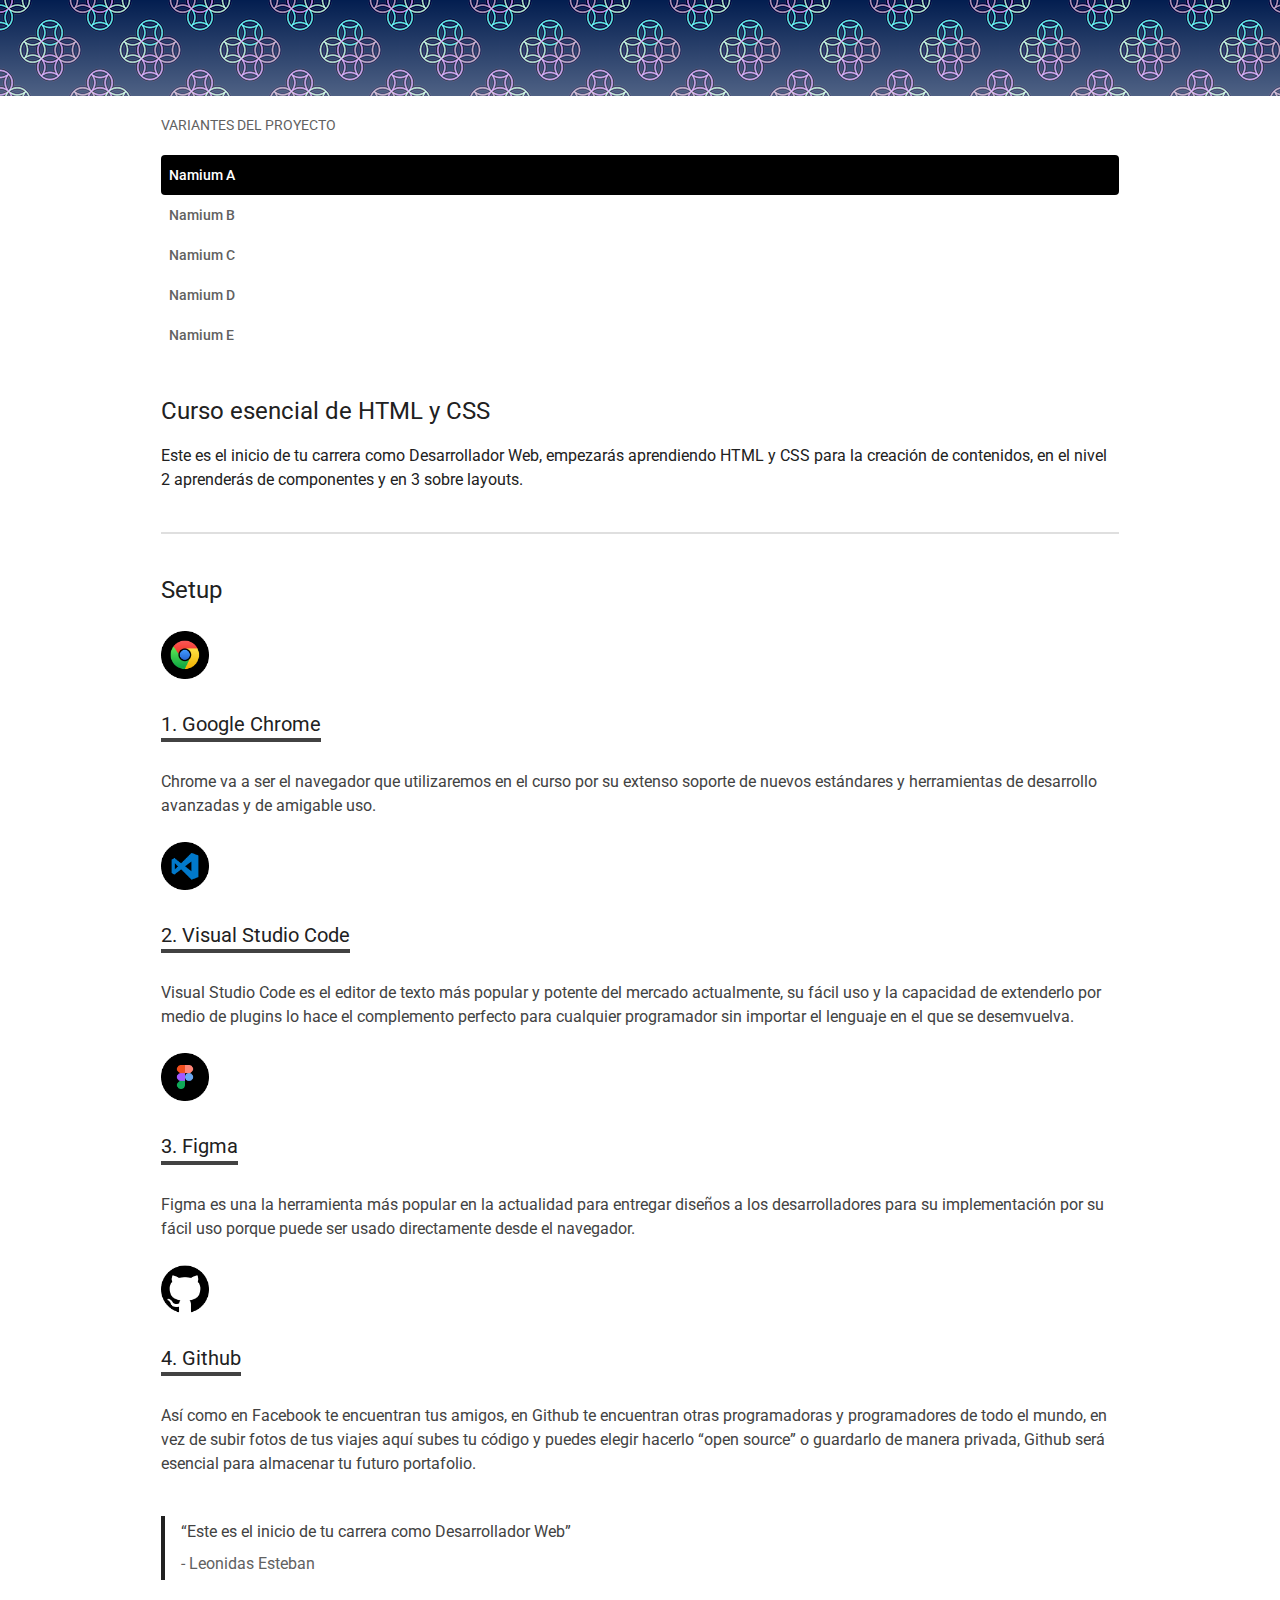
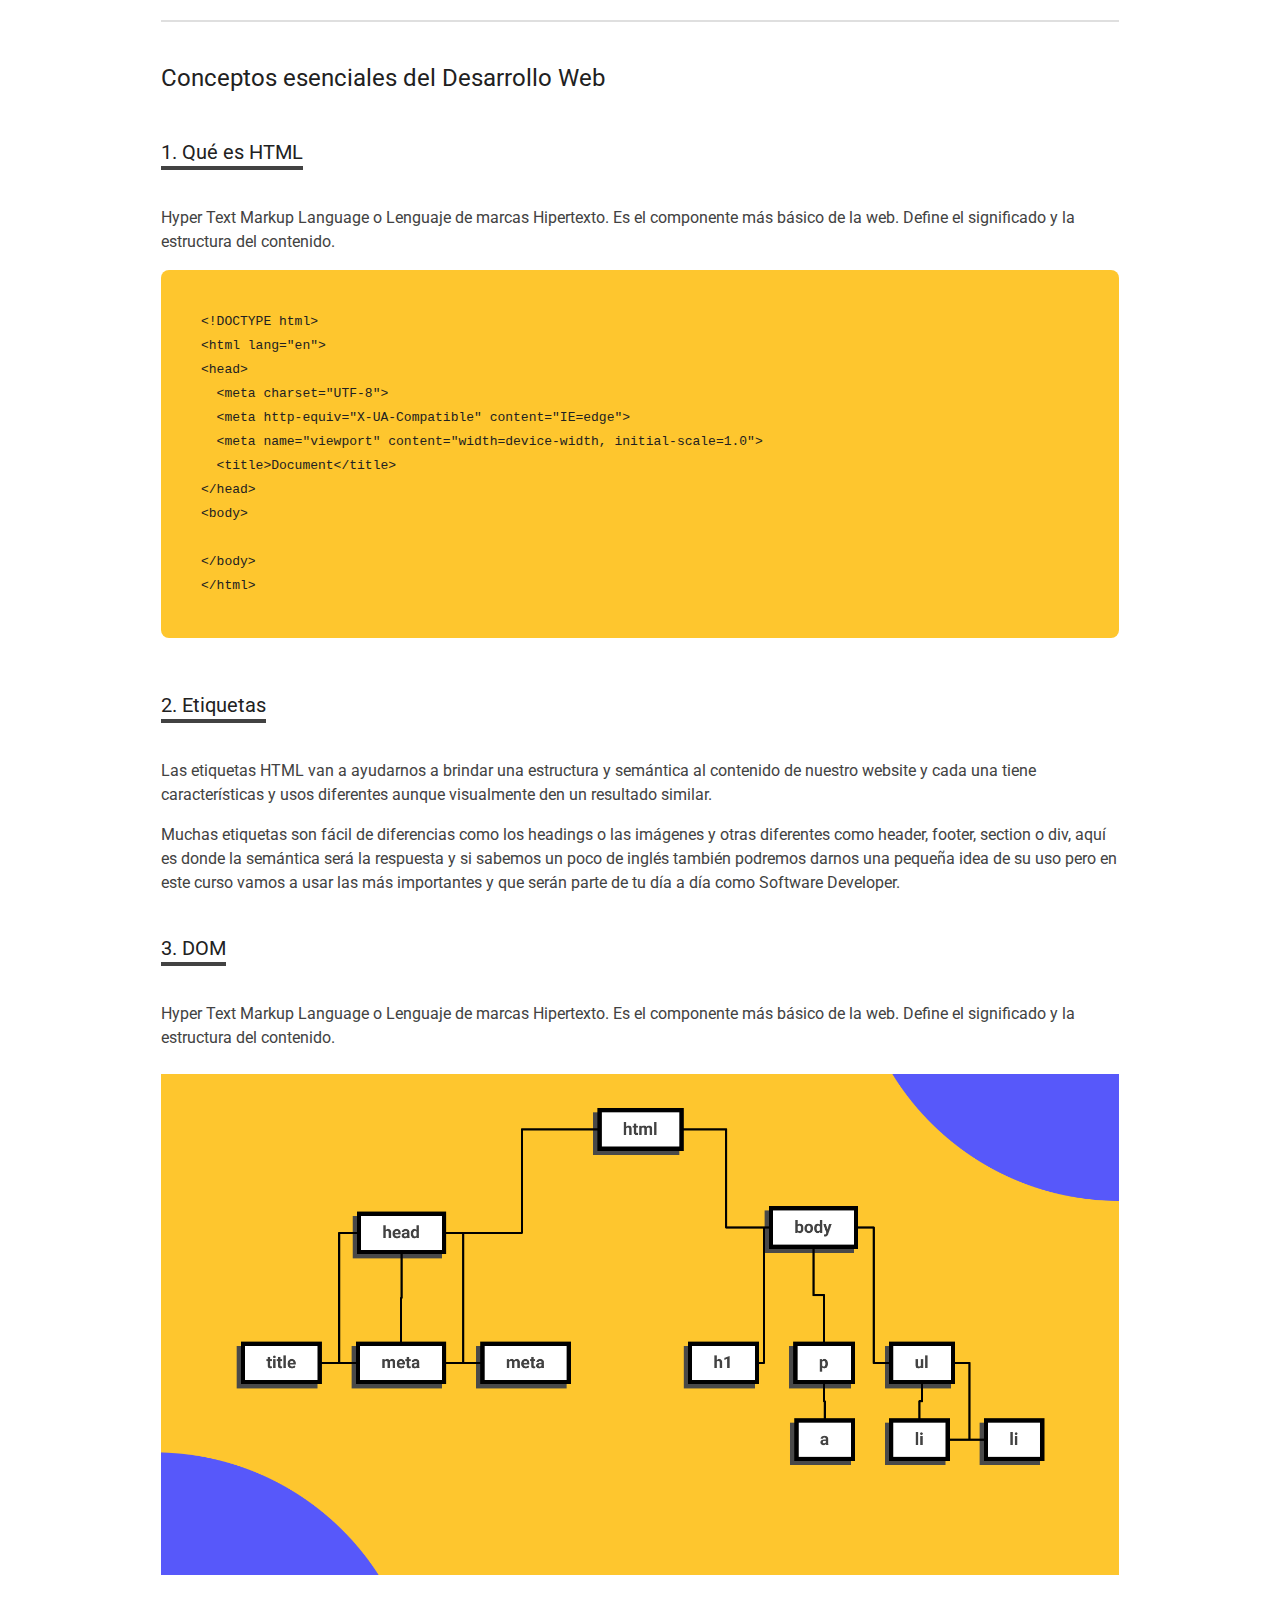
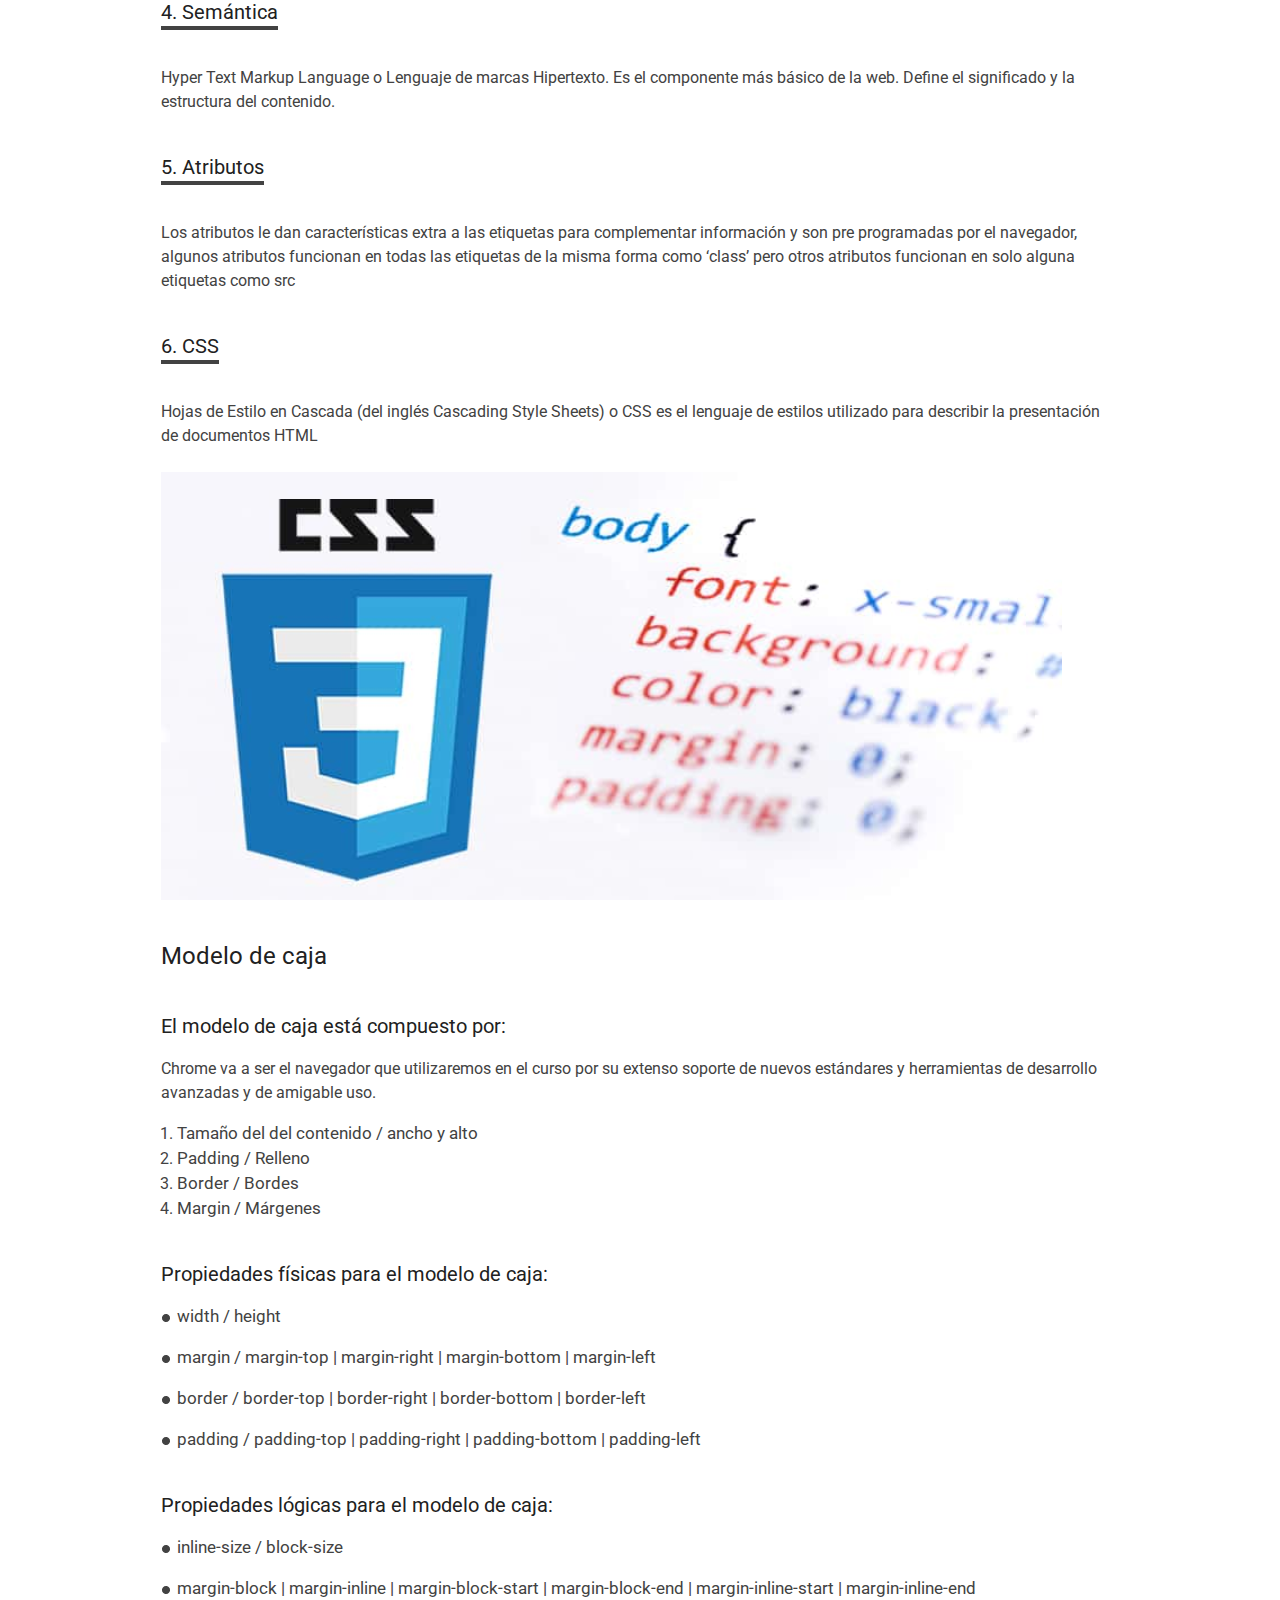
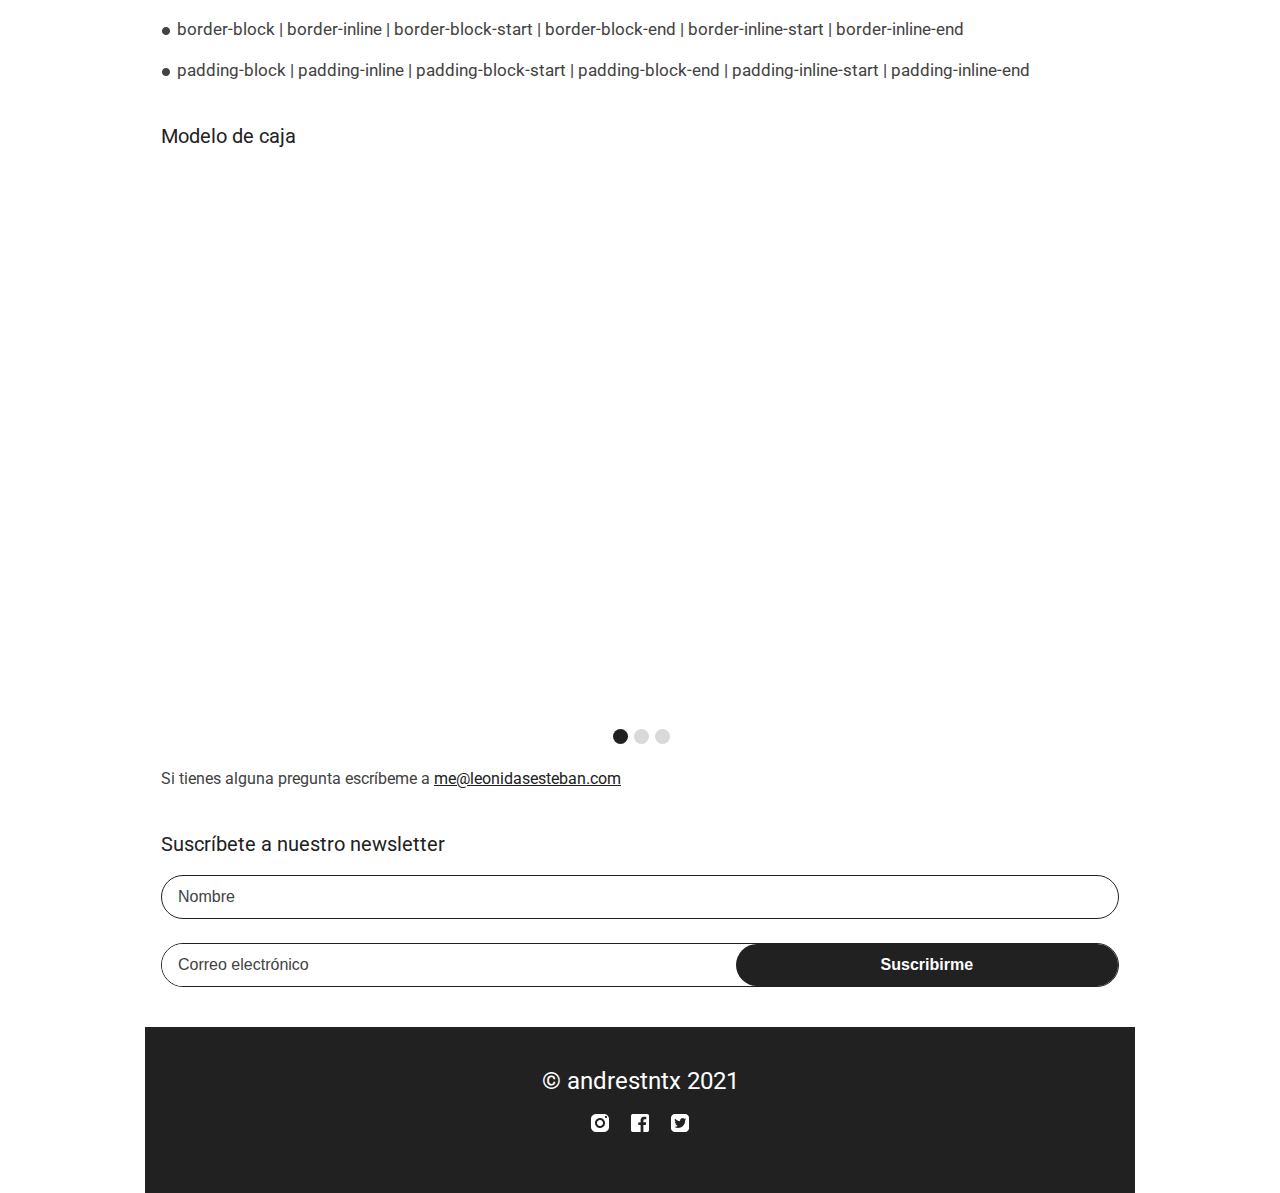
<file: index.html>
<!DOCTYPE html>
  <html lang="es">
  <head>
    <meta charset="UTF-8">
    <meta http-equiv="X-UA-Compatible" content="IE=edge">
    <meta name="viewport" content="width=device-width, initial-scale=1.0">
    <title>Nemium - El blog de Mauricio</title>
    <meta property="og:title" content="Mi proyecto del curso esencial de HTML y CSS" />
    <meta property="og:type" content="website" />
    <meta property="og:url" content="https://andrestntx.github.io/leo-nemiun/" />
    <meta property="og:image" content="https://andrestntx.github.io/leo-nemiun/images/css.png" />
    <meta property="og:description" content="Conocimientos bases para iniciarte como un gran dev frontEnd" />

    <link rel="preconnect" href="https://fonts.gstatic.com">
    <link href="https://fonts.googleapis.com/css2?family=Roboto:ital,wght@0,400;0,700;1,400;1,700&display=swap"
      rel="stylesheet">
    <link rel="stylesheet" href="css/styles-logical.css">
    <link rel="stylesheet" href="css/default-theme.css">

    <link rel="apple-touch-icon" sizes="57x57" href="./favicon/apple-icon-57x57.png">
    <link rel="apple-touch-icon" sizes="60x60" href="./favicon/apple-icon-60x60.png">
    <link rel="apple-touch-icon" sizes="72x72" href="./favicon/apple-icon-72x72.png">
    <link rel="apple-touch-icon" sizes="76x76" href="./favicon/apple-icon-76x76.png">
    <link rel="apple-touch-icon" sizes="114x114" href="./favicon/apple-icon-114x114.png">
    <link rel="apple-touch-icon" sizes="120x120" href="./favicon/apple-icon-120x120.png">
    <link rel="apple-touch-icon" sizes="144x144" href="./favicon/apple-icon-144x144.png">
    <link rel="apple-touch-icon" sizes="152x152" href="./favicon/apple-icon-152x152.png">
    <link rel="apple-touch-icon" sizes="180x180" href="./favicon/apple-icon-180x180.png">
    <link rel="icon" type="image/png" sizes="192x192" href="./favicon/android-icon-192x192.png">
    <link rel="icon" type="image/png" sizes="32x32" href="./favicon/favicon-32x32.png">
    <link rel="icon" type="image/png" sizes="96x96" href="./favicon/favicon-96x96.png">
    <link rel="icon" type="image/png" sizes="16x16" href="./favicon/favicon-16x16.png">
    <link rel="manifest" href="./favicon/manifest.json">
    <meta name="msapplication-TileColor" content="#ffffff">
    <meta name="msapplication-TileImage" content="./favicon/ms-icon-144x144.png">
    <meta name="theme-color" content="#ffffff">

  </head>
  <body class="default-theme">
    <div class="hero"></div>
    <div class="header">
      <div class="wrapper">
        <div class="header-content">
          <header>
            <nav>
              <h3>variantes del proyecto</h3>
              <ul class="variants">
                <li class="selected"><a href="./">Namium A</a></li>
                <li><a href="./theme-b.html">Namium B</a></li>
                <li><a href="./theme-c.html">Namium C</a></li>
                <li><a href="./theme-d.html">Namium D</a></li>
                <li><a href="./theme-e.html">Namium E</a></li>
              </ul>
              <section class="nav-content">
                <h3>contenido</h3>
                <details open>
                  <summary>Setup</summary>
                  <ol>
                    <li><a href="#chrome">Google Chrome</a></li>
                    <li><a href="#vscode">Visual Studio Code</a></li>
                    <li><a href="#figma">Figma</a></li>
                    <li><a href="#github">Github</a></li>
                  </ol>
                </details>
                <details open>
                  <summary>Conceptos esenciales del Desarrollo Web</summary>
                  <ol>
                    <li><a href="#html">Qué es HTML</a></li>
                    <li><a href="#tags">Etiquetas</a></li>
                    <li><a href="#dom">DOM</a></li>
                    <li><a href="#semantic">Semántica</a></li>
                    <li><a href="#attributes">Atributos</a></li>
                    <li><a href="#css">CSS</a></li>
                  </ol>
                </details>
              </section>
            </nav>
          </header>
        </div>
      </div>
    </div>

    <main class="main">
      <div class="wrapper">
        <div class="main-content">
          <div class="section-content">
            <h1>Curso esencial de HTML y CSS</h1>
            <p>Este es el inicio de tu carrera como Desarrollador Web, empezarás aprendiendo HTML y CSS para la creación de
              contenidos,
              en el nivel 2 aprenderás de componentes y en 3 sobre layouts.</p>
            <hr>
          </div>
          <section class="section-content counter" id="setup">
            <h2>Setup</h2>
            <img class="logo" src="images/chrome.png" alt="Logo de google chrome"/>
            <h3 id="chrome">Google Chrome</h3>
            <p>Chrome va a ser el navegador que utilizaremos en el curso por su extenso soporte de nuevos estándares y herramientas de desarrollo avanzadas y de amigable uso.</p>

            <img class="logo" src="images/vscode.png" alt="Logo del editor visual studio code"/>
            <h3 id="vscode">Visual Studio Code</h3>
            <p>Visual Studio Code es el editor de texto más popular y potente del mercado actualmente, su fácil uso y la capacidad de
            extenderlo por medio de plugins lo hace el complemento perfecto para cualquier programador sin importar el lenguaje en
            el que se desemvuelva.</p>

            <img class="logo" src="images/figma.png" alt="Logo de figma"/>
            <h3 id="figma">Figma</h3>
            <p>Figma es una la herramienta más popular en la actualidad para entregar diseños a los desarrolladores para su
            implementación por su fácil uso porque puede ser usado directamente desde el navegador.</p>

            <img class="logo" src="images/github.png" alt="Logo de github"/>
            <h3 id="github">Github</h3>
            <p>Así como en Facebook te encuentran tus amigos, en Github te encuentran otras programadoras y programadores de todo el
            mundo, en vez de subir fotos de tus viajes aquí subes tu código y puedes elegir hacerlo “open source” o guardarlo de
            manera privada, Github será esencial para almacenar tu futuro portafolio.</p>

            <blockquote>
              <p>
                “Este es el inicio de tu carrera como Desarrollador Web”
              </p>
              <p>
                <span class="autor"> Leonidas Esteban</span>
              </p>
            </blockquote>
          </section>
          <hr>
          <section class="section-content counter" id="concepts">
            <h2>Conceptos esenciales del Desarrollo Web</h2>
            <h3>Qué es HTML</h3>
            <p>Hyper Text Markup Language o Lenguaje de marcas Hipertexto. Es el componente más básico de la web. Define el significado
            y la estructura del contenido.</p>
            <pre>
&lt;!DOCTYPE html&gt;
&lt;html lang=&quot;en&quot;&gt;
&lt;head&gt;
  &lt;meta charset=&quot;UTF-8&quot;&gt;
  &lt;meta http-equiv=&quot;X-UA-Compatible&quot; content=&quot;IE=edge&quot;&gt;
  &lt;meta name=&quot;viewport&quot; content=&quot;width=device-width, initial-scale=1.0&quot;&gt;
  &lt;title&gt;Document&lt;/title&gt;
&lt;/head&gt;
&lt;body&gt;

&lt;/body&gt;
&lt;/html&gt;
</pre>

            <h3>Etiquetas</h3>
            <p>Las etiquetas HTML van a ayudarnos a brindar una estructura y semántica al contenido de nuestro website y cada una tiene
            características y usos diferentes aunque visualmente den un resultado similar.</p>
            <p>Muchas etiquetas son fácil de diferencias como los headings o las imágenes y otras diferentes como header, footer,
            section o div, aquí es donde la semántica será la respuesta y si sabemos un poco de inglés también podremos darnos una
            pequeña idea de su uso pero en este curso vamos a usar las más importantes y que serán parte de tu día a día como
            Software Developer.</p>

            <h3>DOM</h3>
            <p>Hyper Text Markup Language o Lenguaje de marcas Hipertexto. Es el componente más básico de la web. Define el
            significado y la estructura del contenido.</p>
            <img src="images/dom.png" alt="Estructura de arbol que representa al Document Object Mode">

            <h3>Semántica</h3>
            <p>Hyper Text Markup Language o Lenguaje de marcas Hipertexto. Es el componente más básico de la web. Define el
            significado
            y la estructura del contenido.</p>

            <h3>Atributos</h3>
            <p>Los atributos le dan características extra a las etiquetas para complementar información y son pre programadas por el
            navegador, algunos atributos funcionan en todas las etiquetas de la misma forma como ‘class’ pero otros atributos
            funcionan en solo alguna etiquetas como src</p>

            <h3>CSS</h3>
            <p>Hojas de Estilo en Cascada (del inglés Cascading Style Sheets) o CSS es el lenguaje de estilos utilizado para describir
            la presentación de documentos HTML</p>
            <img src="images/css.png" alt="Logo de css con codigo de ejemplo">
          </section>
          <section class="section-content" id="box-model">
            <h2>Modelo de caja</h2>
            <h3>El modelo de caja está compuesto por:</h3>
            <p>Chrome va a ser el navegador que utilizaremos en el curso por su extenso soporte de nuevos estándares y herramientas de
            desarrollo avanzadas y de amigable uso.</p>
            <ol>
              <li><span>Tamaño del del contenido / ancho y alto</span></li>
              <li><span>Padding / Relleno</span></li>
              <li><span>Border / Bordes</span></li>
              <li><span>Margin / Márgenes</span></li>
            </ol>

            <h3>Propiedades físicas para el modelo de caja:</h3>
            <ul>
              <li><span>width / height</span></li>
              <li><span>margin / margin-top | margin-right | margin-bottom | margin-left</span></li>
              <li><span>border / border-top | border-right | border-bottom | border-left</span></li>
              <li><span>padding / padding-top | padding-right | padding-bottom | padding-left</span></li>
            </ul>

            <h3>Propiedades lógicas para el modelo de caja:</h3>
            <ul>
              <li><span>inline-size / block-size</li>
              <li><span>margin-block | margin-inline | margin-block-start | margin-block-end | margin-inline-start | margin-inline-end</span></li>
              <li><span>border-block | border-inline | border-block-start | border-block-end | border-inline-start | border-inline-end</span></li>
              <li><span>padding-block | padding-inline | padding-block-start | padding-block-end | padding-inline-start | padding-inline-end</span></li>
            </ul>

            <h3>Modelo de caja</h3>
            <div class="slider">
              <scroll-container class="slider-container">
                <scroll-page class="slider-slide" id="video-1">
                  <iframe class="video" src="https://www.youtube.com/embed/O_KOi4t3GdM" title="YouTube video player"
                    frameborder="0" allow="accelerometer; autoplay; clipboard-write; encrypted-media; gyroscope; picture-in-picture"
                    allowfullscreen></iframe>
                </scroll-page>
                <scroll-page class="slider-slide" id="video-2">
                  <iframe class="video" src="https://www.youtube.com/embed/LhQd1dOT5MU" title="YouTube video player" frameborder="0"
                    allow="accelerometer; autoplay; clipboard-write; encrypted-media; gyroscope; picture-in-picture"
                    allowfullscreen></iframe>
                </scroll-page>
                <scroll-page class="slider-slide" id="video-3">
                  <iframe class="video" src="https://www.youtube.com/embed/O_KOi4t3GdM" title="YouTube video player" frameborder="0"
                    allow="accelerometer; autoplay; clipboard-write; encrypted-media; gyroscope; picture-in-picture"
                    allowfullscreen></iframe>
                </scroll-page>
              </scroll-container>
              <div class="slider-bullet-list">
                <a href="#video-1" class="slider-bullet selected"></a>
                <a href="#video-2" class="slider-bullet"></a>
                <a href="#video-3" class="slider-bullet"></a>
              </div>
            </div>
            <p class="cta">Si tienes alguna pregunta escríbeme a <a href="mailto:me@leonidasesteban.com">me@leonidasesteban.com</a></p>
          </section>
          <section class="section-content">
            <h3>Suscríbete a nuestro newsletter</h3>

            <form action="#" class="form combined-form">
              <input type="text" placeholder="Nombre" required />
              <div class="combined-submit">
                <input type="email" placeholder="Correo electrónico" required />
                <input type="submit" value="Suscribirme">
              </div>
            </form>
          </section>
        </div>
      </div>
    </main>
    <footer class="footer">
      <div class="wrapper">
        <div class="footer-content">
          <p>© andrestntx 2021</p>
          <div class="social-links">
            <a href=""><img src="./images/instagram_white.png" alt="Logo de Instagram"></a>
            <a href=""><img src="./images/facebook_white.png" alt="Logo de Facebook"></a>
            <a href="https://twitter.com/andrestntx"><img src="./images/twitter_white.png" alt="Logo de Twitter"></a>
          </div>
        </div>
      </div>
    </footer>
  </body>
</html>
</file>
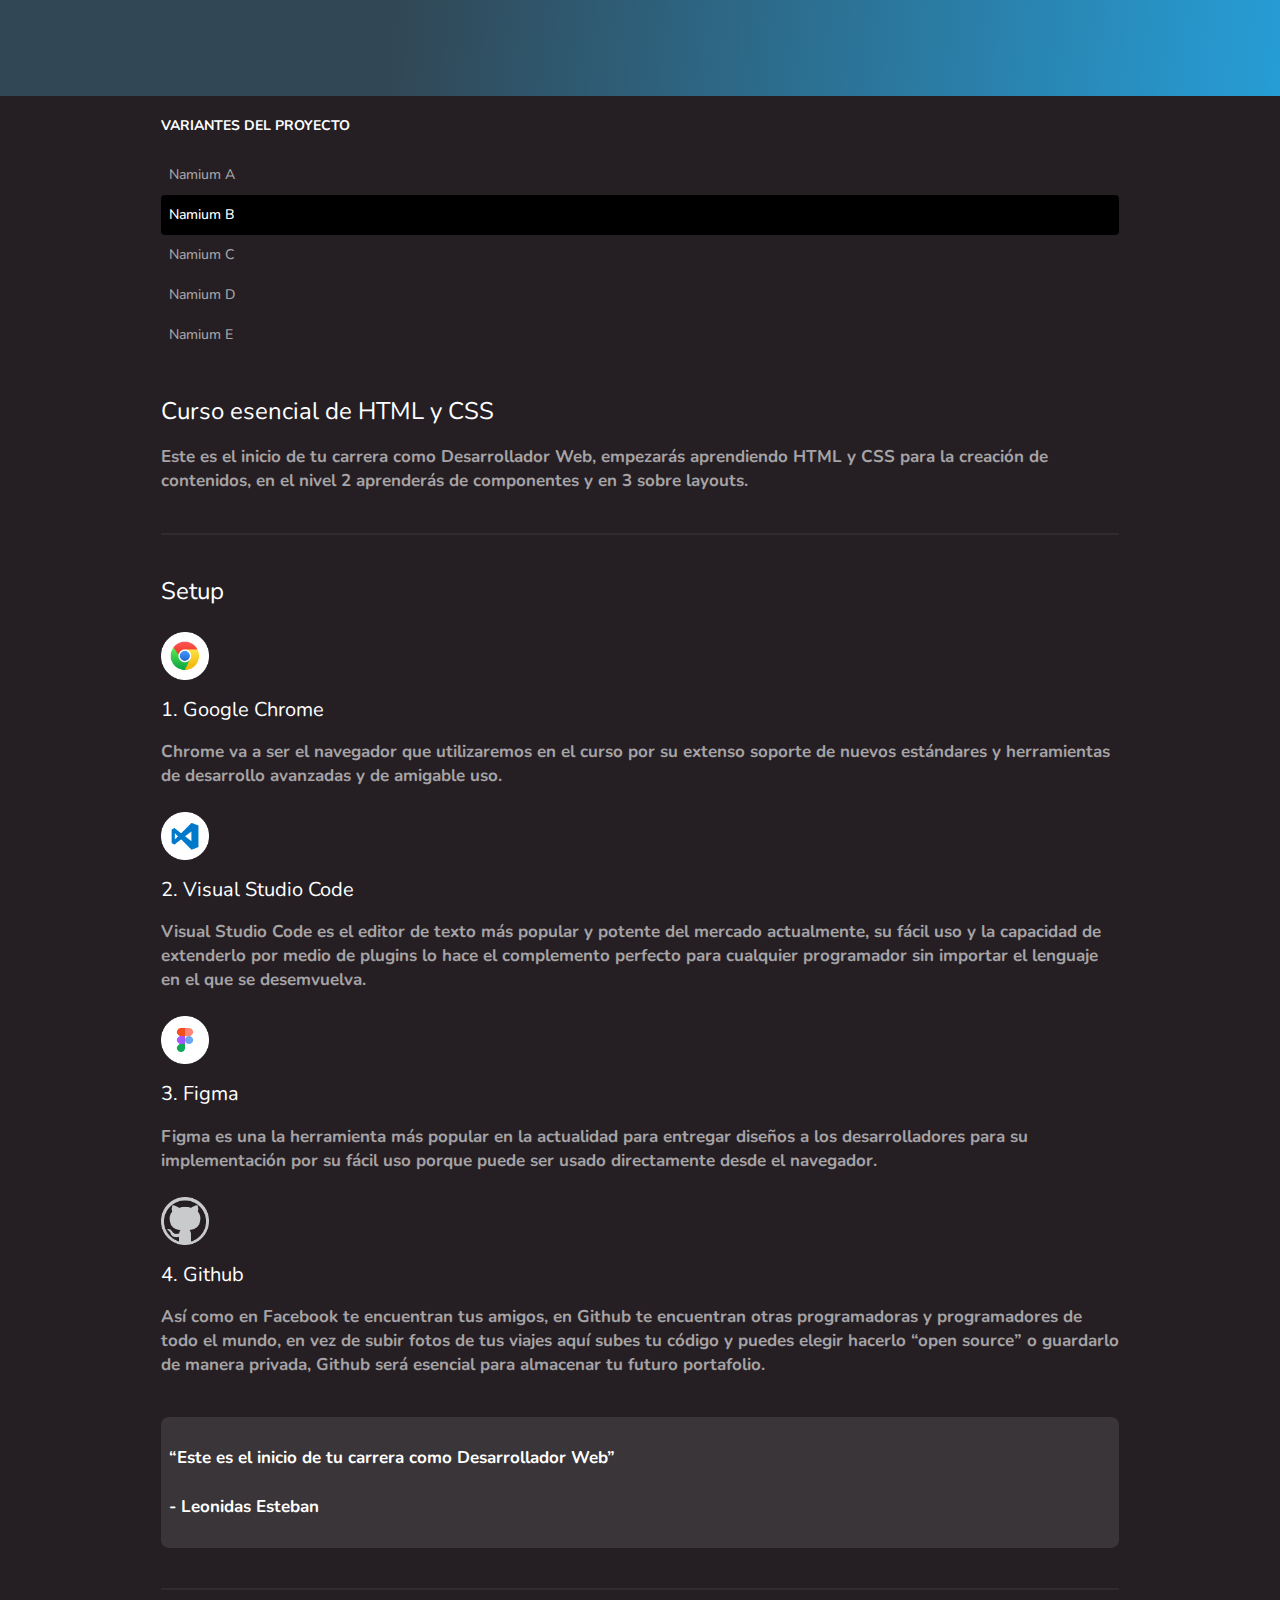
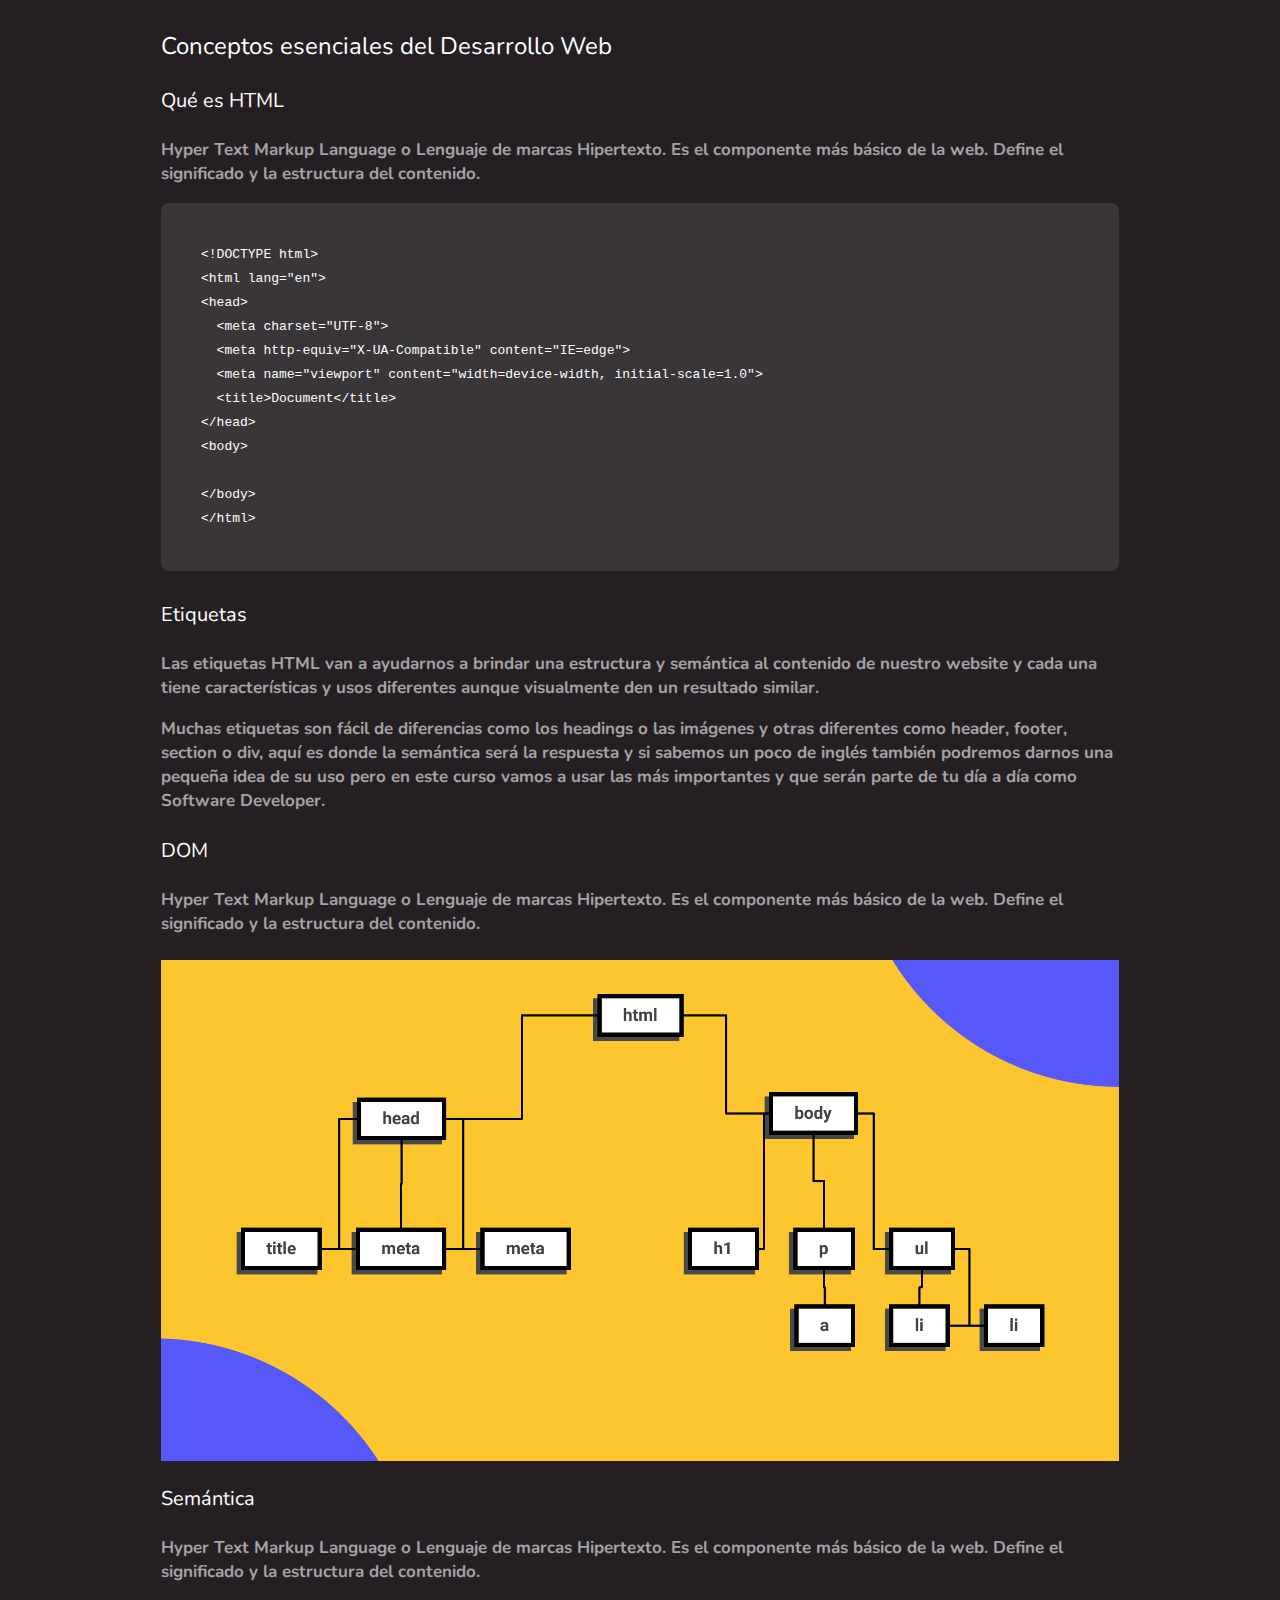
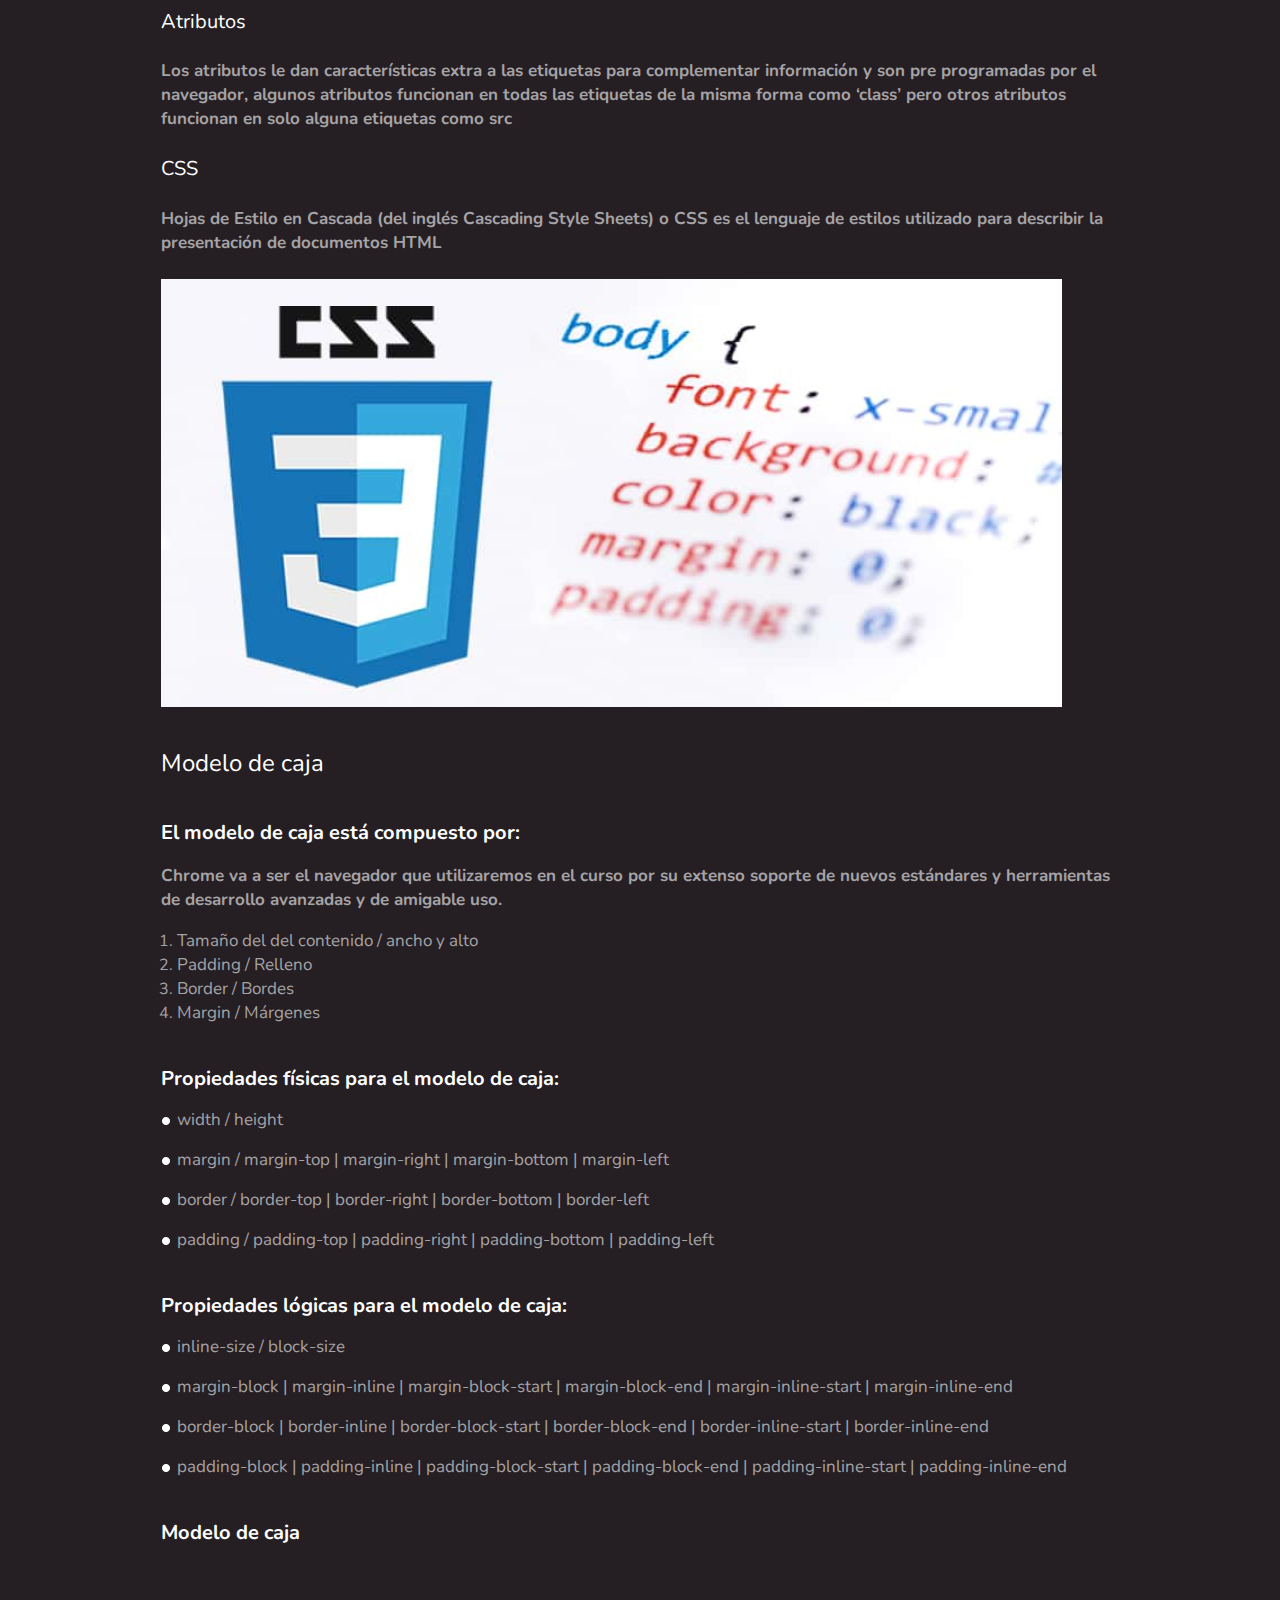
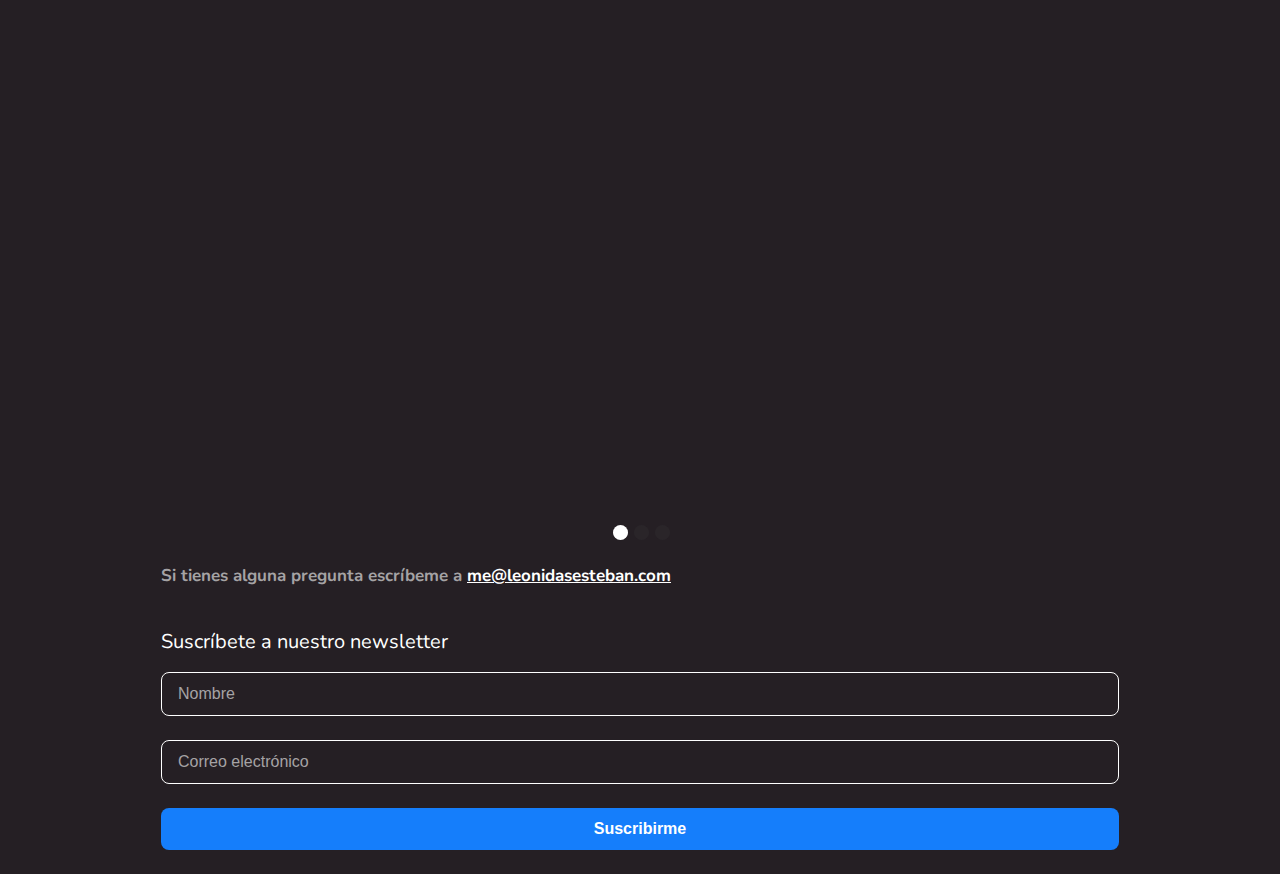
<file: theme-b.html>
<!DOCTYPE html>
  <html lang="es">
  <head>
    <meta charset="UTF-8">
    <meta http-equiv="X-UA-Compatible" content="IE=edge">
    <meta name="viewport" content="width=device-width, initial-scale=1.0">
    <title>Nemium - El blog de Mauricio</title>
    <meta property="og:title" content="Mi proyecto del curso esencial de HTML y CSS" />
    <meta property="og:type" content="website" />
    <meta property="og:url" content="https://andrestntx.github.io/leo-nemiun/" />
    <meta property="og:image" content="https://andrestntx.github.io/leo-nemiun/images/css.png" />
    <meta property="og:description" content="Conocimientos bases para iniciarte como un gran dev frontEnd" />

    <link rel="preconnect" href="https://fonts.gstatic.com">
    <link href="https://fonts.googleapis.com/css2?family=Roboto:ital,wght@0,400;0,700;1,400;1,700&display=swap"
      rel="stylesheet">
    <link href="https://fonts.googleapis.com/css2?family=Nunito:ital,wght@0,400;0,500;0,600;0,700;1,400;1,500;1,600;1,700&display=swap"
      rel="stylesheet">
    <link rel="stylesheet" href="css/styles-logical.css">
    <link rel="stylesheet" href="css/theme-b.css">

    <link rel="apple-touch-icon" sizes="57x57" href="./favicon/apple-icon-57x57.png">
    <link rel="apple-touch-icon" sizes="60x60" href="./favicon/apple-icon-60x60.png">
    <link rel="apple-touch-icon" sizes="72x72" href="./favicon/apple-icon-72x72.png">
    <link rel="apple-touch-icon" sizes="76x76" href="./favicon/apple-icon-76x76.png">
    <link rel="apple-touch-icon" sizes="114x114" href="./favicon/apple-icon-114x114.png">
    <link rel="apple-touch-icon" sizes="120x120" href="./favicon/apple-icon-120x120.png">
    <link rel="apple-touch-icon" sizes="144x144" href="./favicon/apple-icon-144x144.png">
    <link rel="apple-touch-icon" sizes="152x152" href="./favicon/apple-icon-152x152.png">
    <link rel="apple-touch-icon" sizes="180x180" href="./favicon/apple-icon-180x180.png">
    <link rel="icon" type="image/png" sizes="192x192" href="./favicon/android-icon-192x192.png">
    <link rel="icon" type="image/png" sizes="32x32" href="./favicon/favicon-32x32.png">
    <link rel="icon" type="image/png" sizes="96x96" href="./favicon/favicon-96x96.png">
    <link rel="icon" type="image/png" sizes="16x16" href="./favicon/favicon-16x16.png">
    <link rel="manifest" href="./favicon/manifest.json">
    <meta name="msapplication-TileColor" content="#ffffff">
    <meta name="msapplication-TileImage" content="./favicon/ms-icon-144x144.png">
    <meta name="theme-color" content="#ffffff">

  </head>
  <body class="theme-b">
    <div class="hero"></div>
    <div class="header">
      <div class="wrapper">
        <div class="header-content">
          <header>
            <nav>
              <h3>variantes del proyecto</h3>
              <ul class="variants">
                <li><a href="./">Namium A</a></li>
                <li class="selected"><a href="./theme-b.html">Namium B</a></li>
                <li><a href="./theme-c.html">Namium C</a></li>
                <li><a href="./theme-d.html">Namium D</a></li>
                <li><a href="./theme-e.html">Namium E</a></li>
              </ul>
              <section class="nav-content">
                <h3>contenido</h3>
                <details open>
                  <summary>Setup</summary>
                  <ol>
                    <li><a href="#chrome">Google Chrome</a></li>
                    <li><a href="#vscode">Visual Studio Code</a></li>
                    <li><a href="#figma">Figma</a></li>
                    <li><a href="#github">Github</a></li>
                  </ol>
                </details>
                <details open>
                  <summary>Conceptos esenciales del Desarrollo Web</summary>
                  <ol>
                    <li><a href="#html">Qué es HTML</a></li>
                    <li><a href="#tags">Etiquetas</a></li>
                    <li><a href="#dom">DOM</a></li>
                    <li><a href="#semantic">Semántica</a></li>
                    <li><a href="#attributes">Atributos</a></li>
                    <li><a href="#css">CSS</a></li>
                  </ol>
                </details>
              </section>
            </nav>
          </header>
        </div>
      </div>
    </div>

    <main class="main">
      <div class="wrapper">
        <div class="main-content">
          <div class="section-content">
            <h1>Curso esencial de HTML y CSS</h1>
            <p>Este es el inicio de tu carrera como Desarrollador Web, empezarás aprendiendo HTML y CSS para la creación de
              contenidos,
              en el nivel 2 aprenderás de componentes y en 3 sobre layouts.</p>
            <hr>
          </div>
          <section class="section-content counter" id="setup">
            <h2>Setup</h2>
            <img class="logo" src="images/chrome_white.png" alt="Logo de google chrome"/>
            <h3 id="chrome">Google Chrome</h3>
            <p>Chrome va a ser el navegador que utilizaremos en el curso por su extenso soporte de nuevos estándares y herramientas de desarrollo avanzadas y de amigable uso.</p>

            <img class="logo" src="images/vscode_white.png" alt="Logo del editor visual studio code"/>
            <h3 id="vscode">Visual Studio Code</h3>
            <p>Visual Studio Code es el editor de texto más popular y potente del mercado actualmente, su fácil uso y la capacidad de
            extenderlo por medio de plugins lo hace el complemento perfecto para cualquier programador sin importar el lenguaje en
            el que se desemvuelva.</p>

            <img class="logo" src="images/figma_white.png" alt="Logo de figma"/>
            <h3 id="figma">Figma</h3>
            <p>Figma es una la herramienta más popular en la actualidad para entregar diseños a los desarrolladores para su
            implementación por su fácil uso porque puede ser usado directamente desde el navegador.</p>

            <img class="logo" src="images/github_white.png" alt="Logo de github"/>
            <h3 id="github">Github</h3>
            <p>Así como en Facebook te encuentran tus amigos, en Github te encuentran otras programadoras y programadores de todo el
            mundo, en vez de subir fotos de tus viajes aquí subes tu código y puedes elegir hacerlo “open source” o guardarlo de
            manera privada, Github será esencial para almacenar tu futuro portafolio.</p>

            <blockquote>
              <p>
                “Este es el inicio de tu carrera como Desarrollador Web”
              </p>
              <p>
                <span> Leonidas Esteban</span>
              </p>
            </blockquote>
          </section>
          <hr>
          <section class="section-content" id="concepts">
            <h2>Conceptos esenciales del Desarrollo Web</h2>
            <h3>Qué es HTML</h3>
            <p>Hyper Text Markup Language o Lenguaje de marcas Hipertexto. Es el componente más básico de la web. Define el significado
            y la estructura del contenido.</p>
            <pre>
&lt;!DOCTYPE html&gt;
&lt;html lang=&quot;en&quot;&gt;
&lt;head&gt;
  &lt;meta charset=&quot;UTF-8&quot;&gt;
  &lt;meta http-equiv=&quot;X-UA-Compatible&quot; content=&quot;IE=edge&quot;&gt;
  &lt;meta name=&quot;viewport&quot; content=&quot;width=device-width, initial-scale=1.0&quot;&gt;
  &lt;title&gt;Document&lt;/title&gt;
&lt;/head&gt;
&lt;body&gt;

&lt;/body&gt;
&lt;/html&gt;
</pre>

            <h3>Etiquetas</h3>
            <p>Las etiquetas HTML van a ayudarnos a brindar una estructura y semántica al contenido de nuestro website y cada una tiene
            características y usos diferentes aunque visualmente den un resultado similar.</p>
            <p>Muchas etiquetas son fácil de diferencias como los headings o las imágenes y otras diferentes como header, footer,
            section o div, aquí es donde la semántica será la respuesta y si sabemos un poco de inglés también podremos darnos una
            pequeña idea de su uso pero en este curso vamos a usar las más importantes y que serán parte de tu día a día como
            Software Developer.</p>

            <h3>DOM</h3>
            <p>Hyper Text Markup Language o Lenguaje de marcas Hipertexto. Es el componente más básico de la web. Define el
            significado y la estructura del contenido.</p>
            <img src="images/dom.png" alt="Estructura de arbol que representa al Document Object Mode">

            <h3>Semántica</h3>
            <p>Hyper Text Markup Language o Lenguaje de marcas Hipertexto. Es el componente más básico de la web. Define el
            significado
            y la estructura del contenido.</p>

            <h3>Atributos</h3>
            <p>Los atributos le dan características extra a las etiquetas para complementar información y son pre programadas por el
            navegador, algunos atributos funcionan en todas las etiquetas de la misma forma como ‘class’ pero otros atributos
            funcionan en solo alguna etiquetas como src</p>

            <h3>CSS</h3>
            <p>Hojas de Estilo en Cascada (del inglés Cascading Style Sheets) o CSS es el lenguaje de estilos utilizado para describir
            la presentación de documentos HTML</p>
            <img src="images/css.png" alt="Logo de css con codigo de ejemplo">
          </section>
          <section class="section-content" id="box-model">
            <h2>Modelo de caja</h2>
            <h3>El modelo de caja está compuesto por:</h3>
            <p>Chrome va a ser el navegador que utilizaremos en el curso por su extenso soporte de nuevos estándares y herramientas de
            desarrollo avanzadas y de amigable uso.</p>
            <ol>
              <li><span>Tamaño del del contenido / ancho y alto</span></li>
              <li><span>Padding / Relleno</span></li>
              <li><span>Border / Bordes</span></li>
              <li><span>Margin / Márgenes</span></li>
            </ol>

            <h3>Propiedades físicas para el modelo de caja:</h3>
            <ul>
              <li><span>width / height</span></li>
              <li><span>margin / margin-top | margin-right | margin-bottom | margin-left</span></li>
              <li><span>border / border-top | border-right | border-bottom | border-left</span></li>
              <li><span>padding / padding-top | padding-right | padding-bottom | padding-left</span></li>
            </ul>

            <h3>Propiedades lógicas para el modelo de caja:</h3>
            <ul>
              <li><span>inline-size / block-size</li>
              <li><span>margin-block | margin-inline | margin-block-start | margin-block-end | margin-inline-start | margin-inline-end</span></li>
              <li><span>border-block | border-inline | border-block-start | border-block-end | border-inline-start | border-inline-end</span></li>
              <li><span>padding-block | padding-inline | padding-block-start | padding-block-end | padding-inline-start | padding-inline-end</span></li>
            </ul>

            <h3>Modelo de caja</h3>
            <div class="slider">
              <scroll-container class="slider-container">
                <scroll-page class="slider-slide" id="video-1">
                  <iframe class="video" src="https://www.youtube.com/embed/O_KOi4t3GdM" title="YouTube video player"
                    frameborder="0" allow="accelerometer; autoplay; clipboard-write; encrypted-media; gyroscope; picture-in-picture"
                    allowfullscreen></iframe>
                </scroll-page>
                <scroll-page class="slider-slide" id="video-2">
                  <iframe class="video" src="https://www.youtube.com/embed/LhQd1dOT5MU" title="YouTube video player" frameborder="0"
                    allow="accelerometer; autoplay; clipboard-write; encrypted-media; gyroscope; picture-in-picture"
                    allowfullscreen></iframe>
                </scroll-page>
                <scroll-page class="slider-slide" id="video-3">
                  <iframe class="video" src="https://www.youtube.com/embed/O_KOi4t3GdM" title="YouTube video player" frameborder="0"
                    allow="accelerometer; autoplay; clipboard-write; encrypted-media; gyroscope; picture-in-picture"
                    allowfullscreen></iframe>
                </scroll-page>
              </scroll-container>
              <div class="slider-bullet-list">
                <a href="#video-1" class="slider-bullet selected"></a>
                <a href="#video-2" class="slider-bullet"></a>
                <a href="#video-3" class="slider-bullet"></a>
              </div>
            </div>
            <p class="cta">Si tienes alguna pregunta escríbeme a <a href="mailto:me@leonidasesteban.com">me@leonidasesteban.com</a></p>
          </section>
          <section class="section-content">
            <h3>Suscríbete a nuestro newsletter</h3>
            <form action="#" class="form">
              <input type="text" placeholder="Nombre" required/>
              <input type="email" placeholder="Correo electrónico" required/>
              <input type="submit" value="Suscribirme">
            </form>
          </section>
        </div>
      </div>
    </main>
  </body>
</html>
</file>
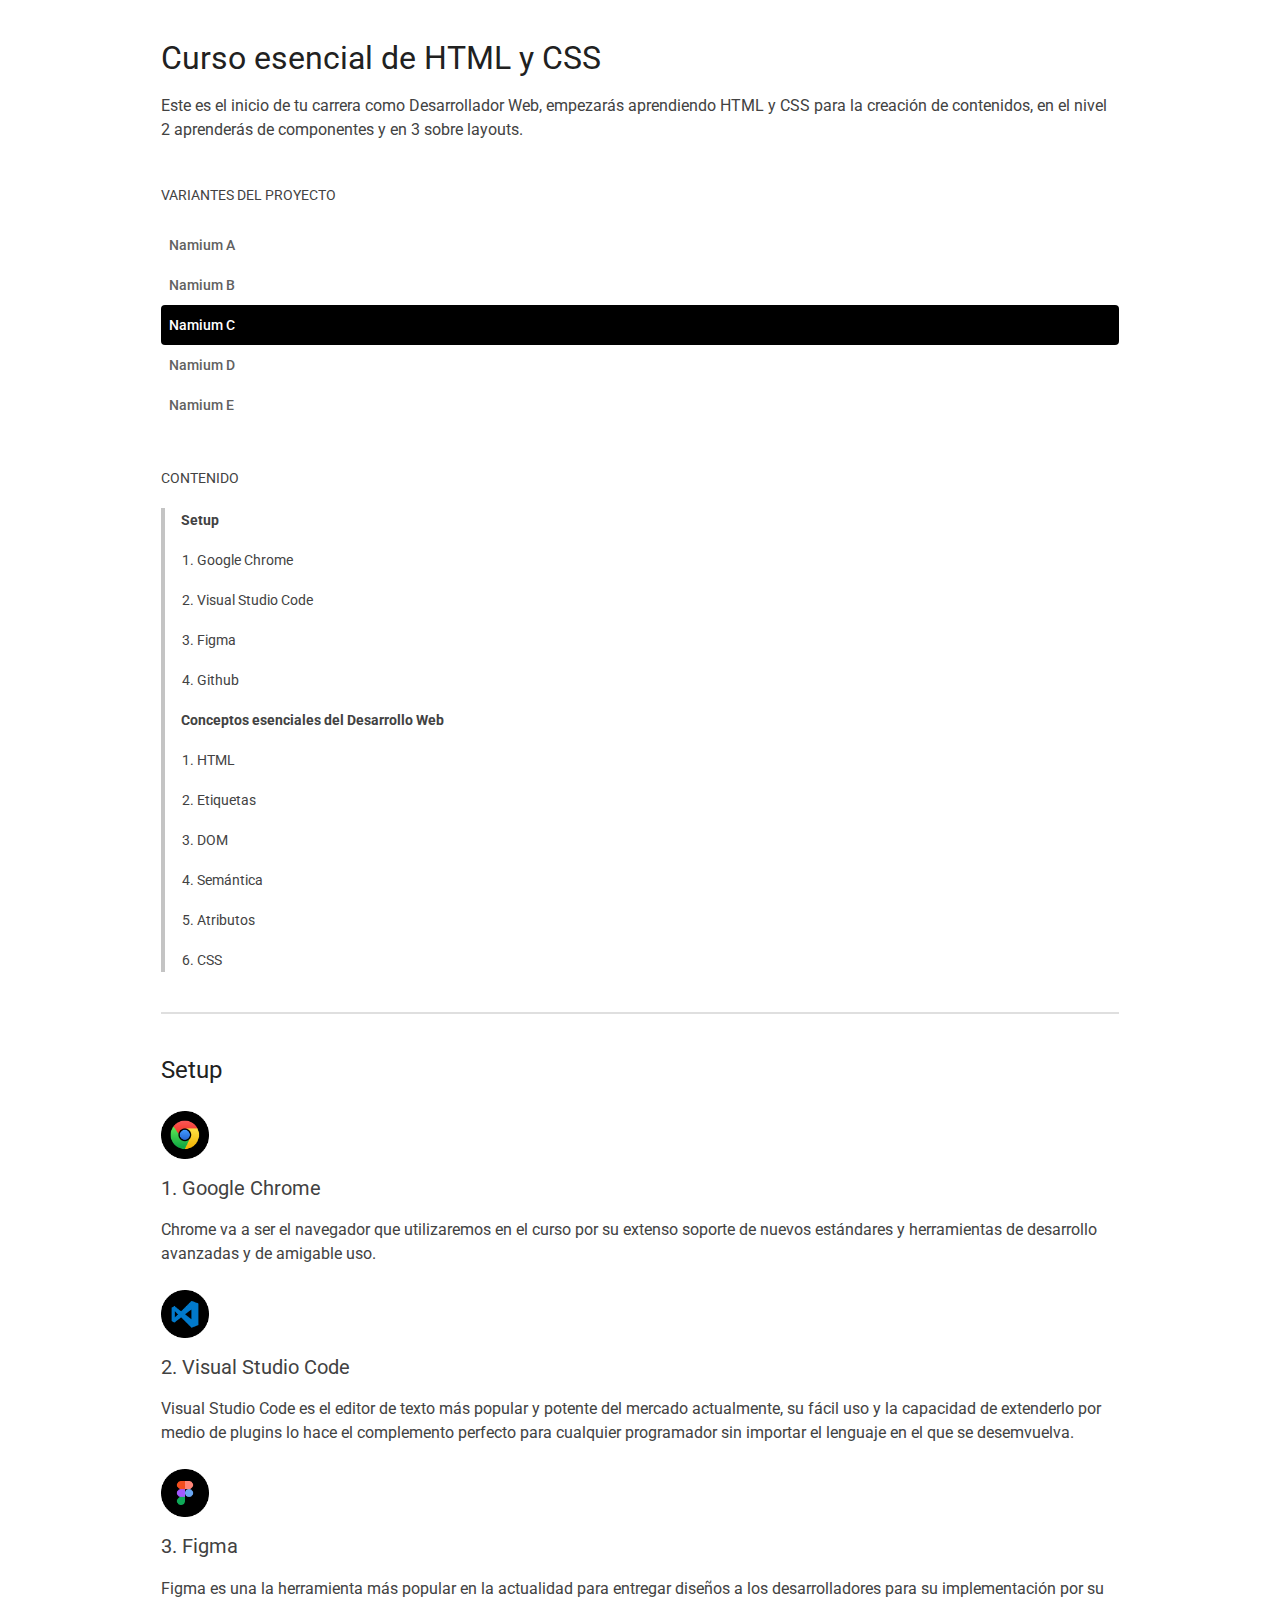
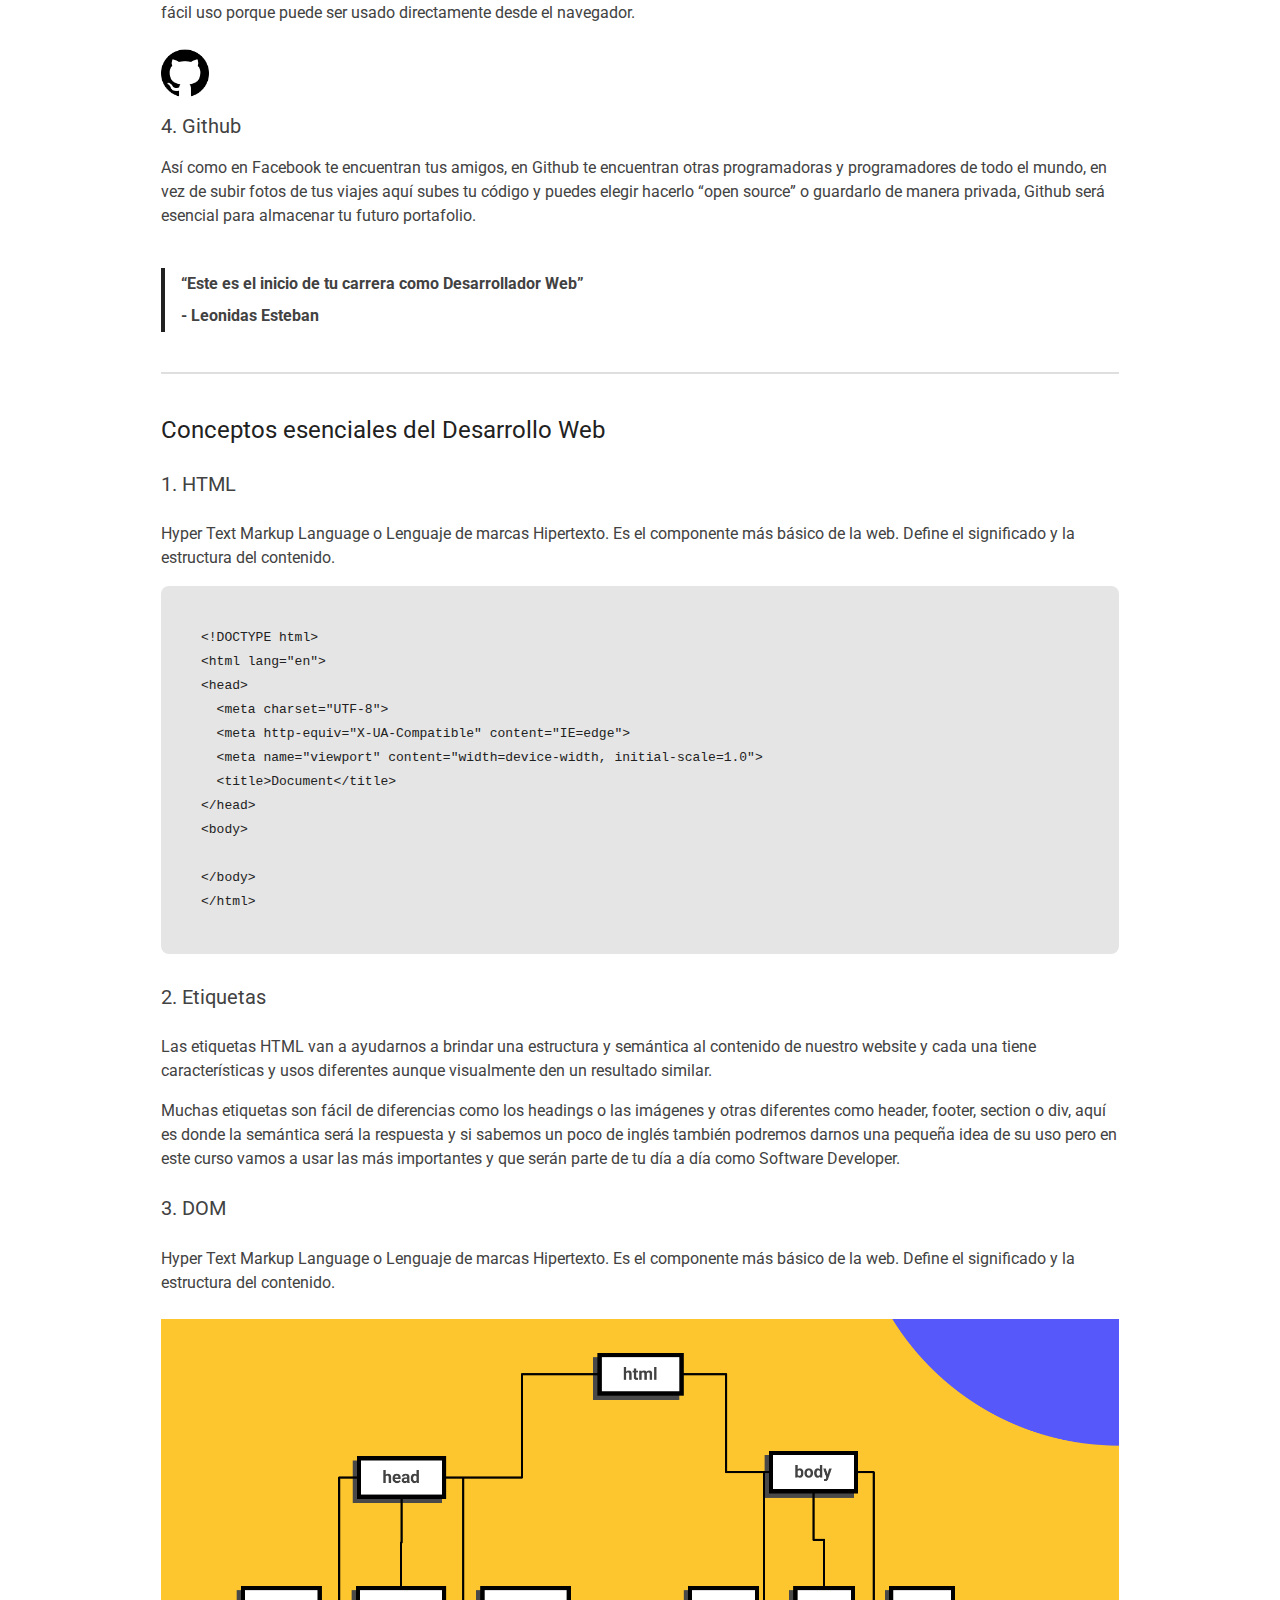
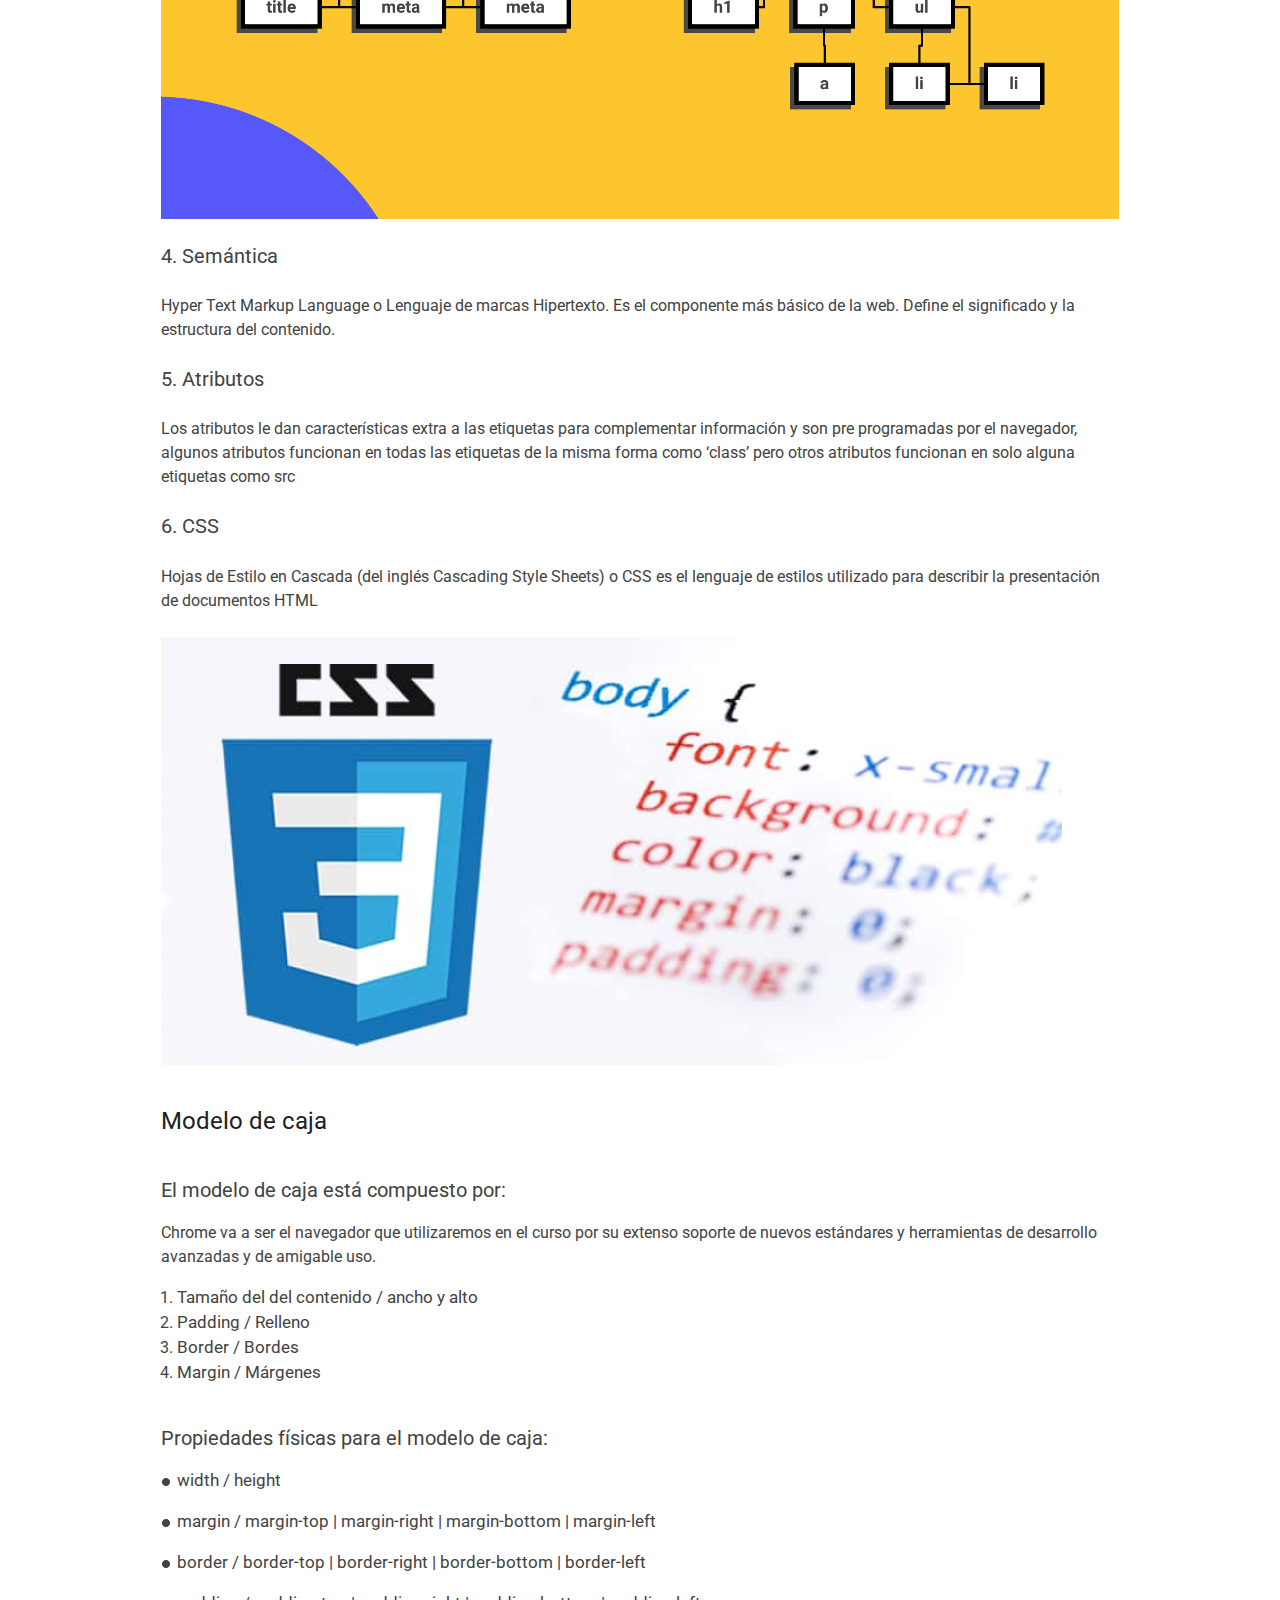
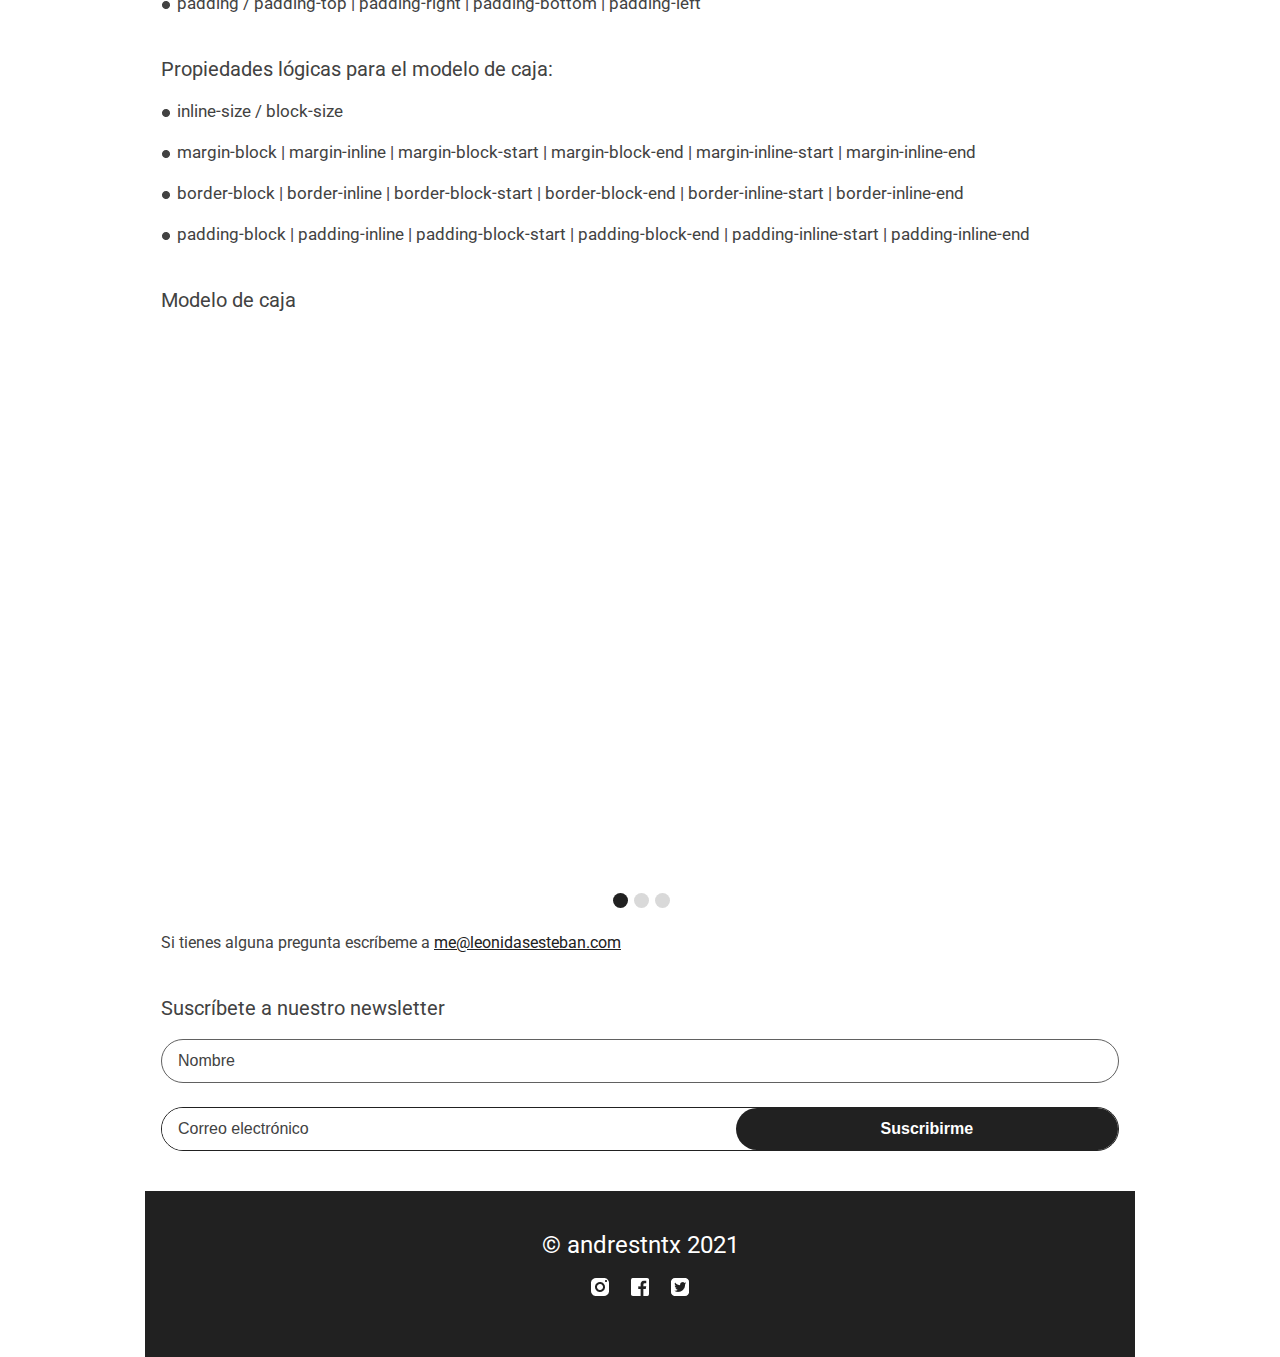
<file: theme-c.html>
<!DOCTYPE html>
  <html lang="es">
  <head>
    <meta charset="UTF-8">
    <meta http-equiv="X-UA-Compatible" content="IE=edge">
    <meta name="viewport" content="width=device-width, initial-scale=1.0">
    <title>Nemium - El blog de Mauricio</title>
    <meta property="og:title" content="Mi proyecto del curso esencial de HTML y CSS" />
    <meta property="og:type" content="website" />
    <meta property="og:url" content="https://andrestntx.github.io/leo-nemiun/" />
    <meta property="og:image" content="https://andrestntx.github.io/leo-nemiun/images/css.png" />
    <meta property="og:description" content="Conocimientos bases para iniciarte como un gran dev frontEnd" />

    <link rel="preconnect" href="https://fonts.gstatic.com">
    <link href="https://fonts.googleapis.com/css2?family=Roboto:ital,wght@0,400;0,700;1,400;1,700&display=swap"
      rel="stylesheet">
    <link rel="stylesheet" href="css/styles-logical.css">
    <link rel="stylesheet" href="css/theme-c.css">

    <link rel="apple-touch-icon" sizes="57x57" href="./favicon/apple-icon-57x57.png">
    <link rel="apple-touch-icon" sizes="60x60" href="./favicon/apple-icon-60x60.png">
    <link rel="apple-touch-icon" sizes="72x72" href="./favicon/apple-icon-72x72.png">
    <link rel="apple-touch-icon" sizes="76x76" href="./favicon/apple-icon-76x76.png">
    <link rel="apple-touch-icon" sizes="114x114" href="./favicon/apple-icon-114x114.png">
    <link rel="apple-touch-icon" sizes="120x120" href="./favicon/apple-icon-120x120.png">
    <link rel="apple-touch-icon" sizes="144x144" href="./favicon/apple-icon-144x144.png">
    <link rel="apple-touch-icon" sizes="152x152" href="./favicon/apple-icon-152x152.png">
    <link rel="apple-touch-icon" sizes="180x180" href="./favicon/apple-icon-180x180.png">
    <link rel="icon" type="image/png" sizes="192x192" href="./favicon/android-icon-192x192.png">
    <link rel="icon" type="image/png" sizes="32x32" href="./favicon/favicon-32x32.png">
    <link rel="icon" type="image/png" sizes="96x96" href="./favicon/favicon-96x96.png">
    <link rel="icon" type="image/png" sizes="16x16" href="./favicon/favicon-16x16.png">
    <link rel="manifest" href="./favicon/manifest.json">
    <meta name="msapplication-TileColor" content="#ffffff">
    <meta name="msapplication-TileImage" content="./favicon/ms-icon-144x144.png">
    <meta name="theme-color" content="#ffffff">

  </head>
  <body class="theme-c">
    <main class="main">
      <div class="wrapper">
        <div class="main-content">
          <div class="section-content">
            <h1>Curso esencial de HTML y CSS</h1>
            <p>Este es el inicio de tu carrera como Desarrollador Web, empezarás aprendiendo HTML y CSS para la creación de
              contenidos,
              en el nivel 2 aprenderás de componentes y en 3 sobre layouts.</p>
          </div>
          <header class="section-content">
            <nav>
              <h3>variantes del proyecto</h3>
              <ul class="variants">
                <li><a href="./">Namium A</a></li>
                <li><a href="./theme-b.html">Namium B</a></li>
                <li class="selected"><a href="./theme-c.html">Namium C</a></li>
                <li><a href="./theme-d.html">Namium D</a></li>
                <li><a href="./theme-e.html">Namium E</a></li>
              </ul>
              <section class="nav-content">
                <h3>contenido</h3>
                <div class="content-links">
                  <div class="details">
                    <h4>Setup</h4>
                    <ol>
                      <li><a href="#chrome">Google Chrome</a></li>
                      <li><a href="#vscode">Visual Studio Code</a></li>
                      <li><a href="#figma">Figma</a></li>
                      <li><a href="#github">Github</a></li>
                    </ol>
                  </div>
                  <div class="details">
                    <h4>Conceptos esenciales del Desarrollo Web</h4>
                    <ol>
                      <li><a href="#html">HTML</a></li>
                      <li><a href="#tags">Etiquetas</a></li>
                      <li><a href="#dom">DOM</a></li>
                      <li><a href="#semantic">Semántica</a></li>
                      <li><a href="#attributes">Atributos</a></li>
                      <li><a href="#css">CSS</a></li>
                    </ol>
                  </div>
                </div>
              </section>
            </nav>
            <hr>
          </header>
          <section class="section-content counter" id="setup">
            <h2>Setup</h2>
            <img class="logo" src="images/chrome.png" alt="Logo de google chrome"/>
            <h3 id="chrome">Google Chrome</h3>
            <p>Chrome va a ser el navegador que utilizaremos en el curso por su extenso soporte de nuevos estándares y herramientas de desarrollo avanzadas y de amigable uso.</p>

            <img class="logo" src="images/vscode.png" alt="Logo del editor visual studio code"/>
            <h3 id="vscode">Visual Studio Code</h3>
            <p>Visual Studio Code es el editor de texto más popular y potente del mercado actualmente, su fácil uso y la capacidad de
            extenderlo por medio de plugins lo hace el complemento perfecto para cualquier programador sin importar el lenguaje en
            el que se desemvuelva.</p>

            <img class="logo" src="images/figma.png" alt="Logo de figma"/>
            <h3 id="figma">Figma</h3>
            <p>Figma es una la herramienta más popular en la actualidad para entregar diseños a los desarrolladores para su
            implementación por su fácil uso porque puede ser usado directamente desde el navegador.</p>

            <img class="logo" src="images/github.png" alt="Logo de github"/>
            <h3 id="github">Github</h3>
            <p>Así como en Facebook te encuentran tus amigos, en Github te encuentran otras programadoras y programadores de todo el
            mundo, en vez de subir fotos de tus viajes aquí subes tu código y puedes elegir hacerlo “open source” o guardarlo de
            manera privada, Github será esencial para almacenar tu futuro portafolio.</p>

            <blockquote>
              <p>
                “Este es el inicio de tu carrera como Desarrollador Web”
              </p>
              <p>
                <span> Leonidas Esteban</span>
              </p>
            </blockquote>
          </section>
          <hr>
          <section class="section-content counter" id="concepts">
            <h2>Conceptos esenciales del Desarrollo Web</h2>
            <h3>HTML</h3>
            <p>Hyper Text Markup Language o Lenguaje de marcas Hipertexto. Es el componente más básico de la web. Define el significado
            y la estructura del contenido.</p>
            <pre>
&lt;!DOCTYPE html&gt;
&lt;html lang=&quot;en&quot;&gt;
&lt;head&gt;
  &lt;meta charset=&quot;UTF-8&quot;&gt;
  &lt;meta http-equiv=&quot;X-UA-Compatible&quot; content=&quot;IE=edge&quot;&gt;
  &lt;meta name=&quot;viewport&quot; content=&quot;width=device-width, initial-scale=1.0&quot;&gt;
  &lt;title&gt;Document&lt;/title&gt;
&lt;/head&gt;
&lt;body&gt;

&lt;/body&gt;
&lt;/html&gt;
</pre>

            <h3>Etiquetas</h3>
            <p>Las etiquetas HTML van a ayudarnos a brindar una estructura y semántica al contenido de nuestro website y cada una tiene
            características y usos diferentes aunque visualmente den un resultado similar.</p>
            <p>Muchas etiquetas son fácil de diferencias como los headings o las imágenes y otras diferentes como header, footer,
            section o div, aquí es donde la semántica será la respuesta y si sabemos un poco de inglés también podremos darnos una
            pequeña idea de su uso pero en este curso vamos a usar las más importantes y que serán parte de tu día a día como
            Software Developer.</p>

            <h3>DOM</h3>
            <p>Hyper Text Markup Language o Lenguaje de marcas Hipertexto. Es el componente más básico de la web. Define el
            significado y la estructura del contenido.</p>
            <img src="images/dom.png" alt="Estructura de arbol que representa al Document Object Mode">

            <h3>Semántica</h3>
            <p>Hyper Text Markup Language o Lenguaje de marcas Hipertexto. Es el componente más básico de la web. Define el
            significado
            y la estructura del contenido.</p>

            <h3>Atributos</h3>
            <p>Los atributos le dan características extra a las etiquetas para complementar información y son pre programadas por el
            navegador, algunos atributos funcionan en todas las etiquetas de la misma forma como ‘class’ pero otros atributos
            funcionan en solo alguna etiquetas como src</p>

            <h3>CSS</h3>
            <p>Hojas de Estilo en Cascada (del inglés Cascading Style Sheets) o CSS es el lenguaje de estilos utilizado para describir
            la presentación de documentos HTML</p>
            <img src="images/css.png" alt="Logo de css con codigo de ejemplo">
          </section>
          <section class="section-content" id="box-model">
            <h2>Modelo de caja</h2>
            <h3>El modelo de caja está compuesto por:</h3>
            <p>Chrome va a ser el navegador que utilizaremos en el curso por su extenso soporte de nuevos estándares y herramientas de
            desarrollo avanzadas y de amigable uso.</p>
            <ol>
              <li><span>Tamaño del del contenido / ancho y alto</span></li>
              <li><span>Padding / Relleno</span></li>
              <li><span>Border / Bordes</span></li>
              <li><span>Margin / Márgenes</span></li>
            </ol>

            <h3>Propiedades físicas para el modelo de caja:</h3>
            <ul>
              <li><span>width / height</span></li>
              <li><span>margin / margin-top | margin-right | margin-bottom | margin-left</span></li>
              <li><span>border / border-top | border-right | border-bottom | border-left</span></li>
              <li><span>padding / padding-top | padding-right | padding-bottom | padding-left</span></li>
            </ul>

            <h3>Propiedades lógicas para el modelo de caja:</h3>
            <ul>
              <li><span>inline-size / block-size</li>
              <li><span>margin-block | margin-inline | margin-block-start | margin-block-end | margin-inline-start | margin-inline-end</span></li>
              <li><span>border-block | border-inline | border-block-start | border-block-end | border-inline-start | border-inline-end</span></li>
              <li><span>padding-block | padding-inline | padding-block-start | padding-block-end | padding-inline-start | padding-inline-end</span></li>
            </ul>

            <h3>Modelo de caja</h3>
            <div class="slider">
              <scroll-container class="slider-container">
                <scroll-page class="slider-slide" id="video-1">
                  <iframe class="video" src="https://www.youtube.com/embed/O_KOi4t3GdM" title="YouTube video player"
                    frameborder="0" allow="accelerometer; autoplay; clipboard-write; encrypted-media; gyroscope; picture-in-picture"
                    allowfullscreen></iframe>
                </scroll-page>
                <scroll-page class="slider-slide" id="video-2">
                  <iframe class="video" src="https://www.youtube.com/embed/LhQd1dOT5MU" title="YouTube video player" frameborder="0"
                    allow="accelerometer; autoplay; clipboard-write; encrypted-media; gyroscope; picture-in-picture"
                    allowfullscreen></iframe>
                </scroll-page>
                <scroll-page class="slider-slide" id="video-3">
                  <iframe class="video" src="https://www.youtube.com/embed/O_KOi4t3GdM" title="YouTube video player" frameborder="0"
                    allow="accelerometer; autoplay; clipboard-write; encrypted-media; gyroscope; picture-in-picture"
                    allowfullscreen></iframe>
                </scroll-page>
              </scroll-container>
              <div class="slider-bullet-list">
                <a href="#video-1" class="slider-bullet selected"></a>
                <a href="#video-2" class="slider-bullet"></a>
                <a href="#video-3" class="slider-bullet"></a>
              </div>
            </div>
            <p class="cta">Si tienes alguna pregunta escríbeme a <a href="mailto:me@leonidasesteban.com">me@leonidasesteban.com</a></p>
          </section>
          <section class="section-content">
            <h3>Suscríbete a nuestro newsletter</h3>
            <form action="#" class="form combined-form">
              <input type="text" placeholder="Nombre" required />
              <div class="combined-submit">
                <input type="email" placeholder="Correo electrónico" required />
                <input type="submit" value="Suscribirme">
              </div>
            </form>
          </section>
        </div>
      </div>
    </main>
    <footer class="footer">
      <div class="wrapper">
        <div class="footer-content">
          <p>© andrestntx 2021</p>
          <div class="social-links">
            <a href=""><img src="./images/instagram_white.png" alt="Logo de Instagram"></a>
            <a href=""><img src="./images/facebook_white.png" alt="Logo de Facebook"></a>
            <a href="https://twitter.com/andrestntx"><img src="./images/twitter_white.png" alt="Logo de Twitter"></a>
          </div>
        </div>
      </div>
    </footer>
  </body>
</html>
</file>
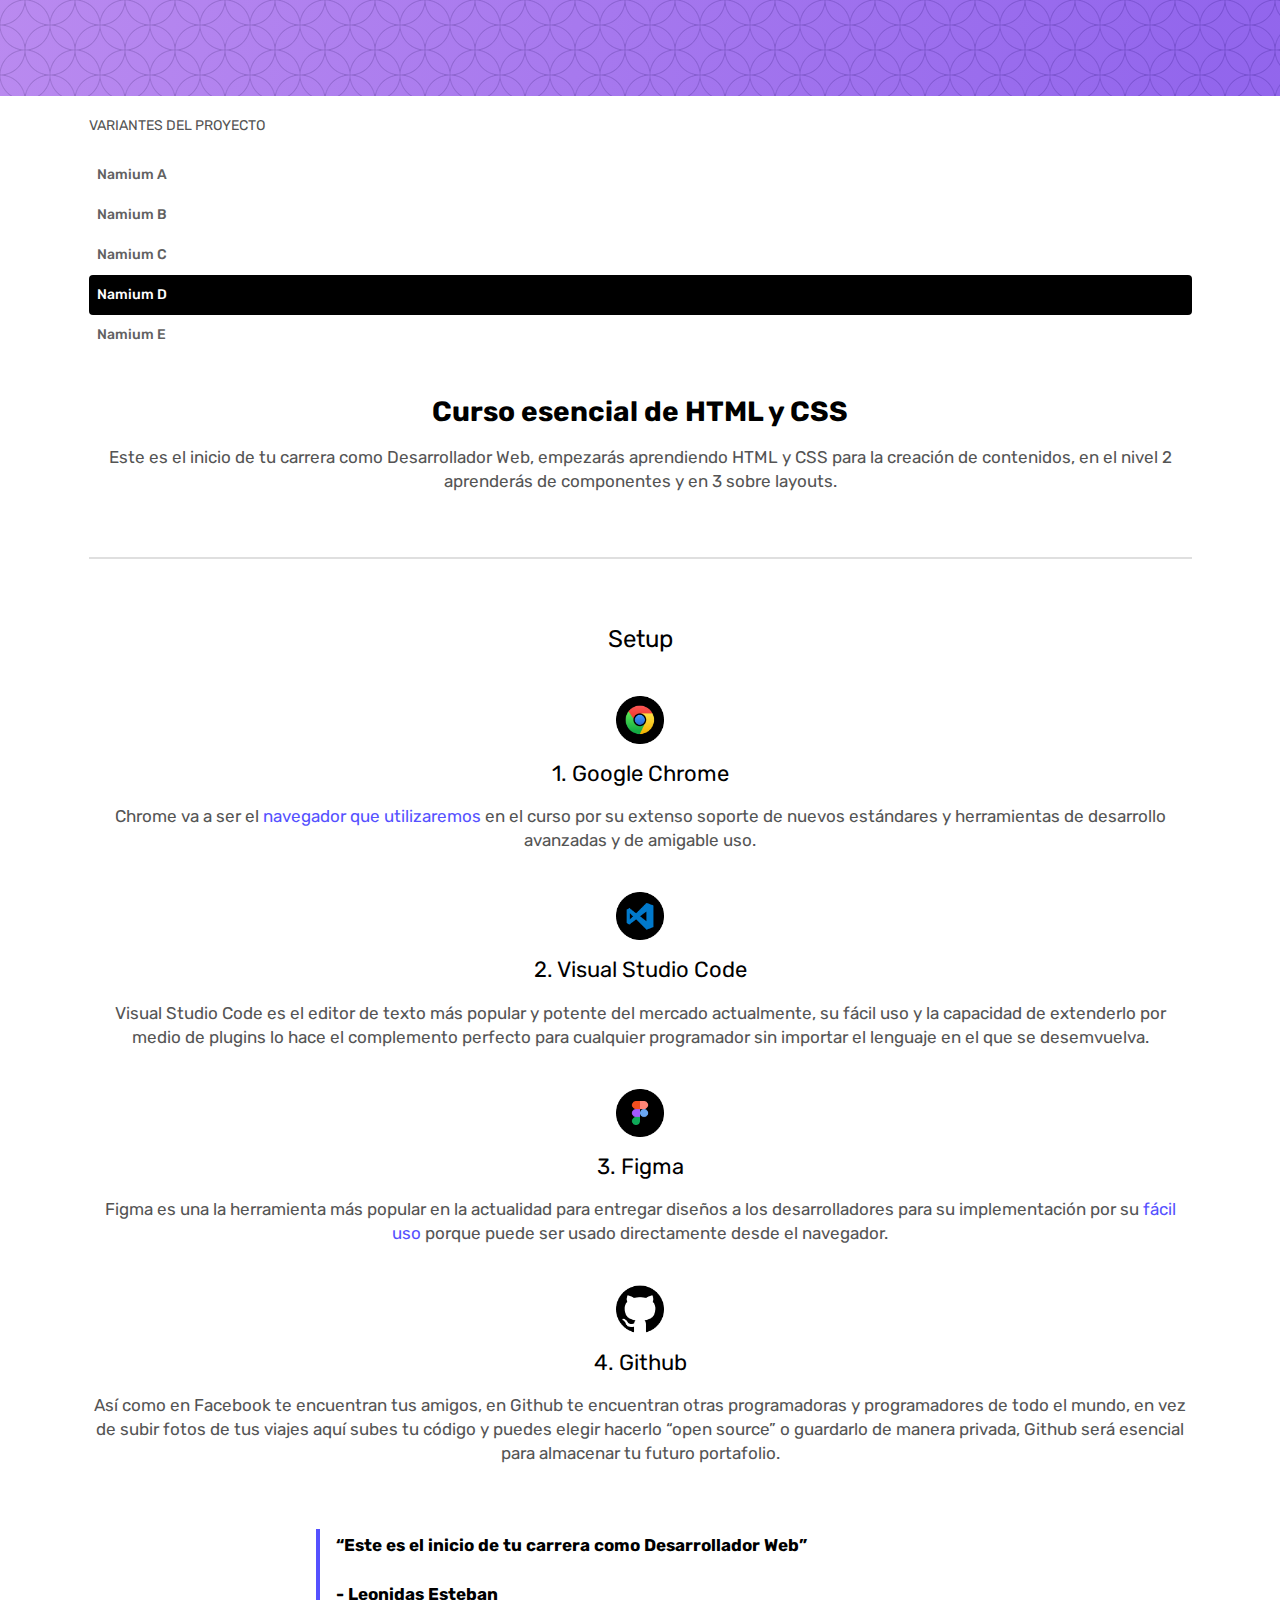
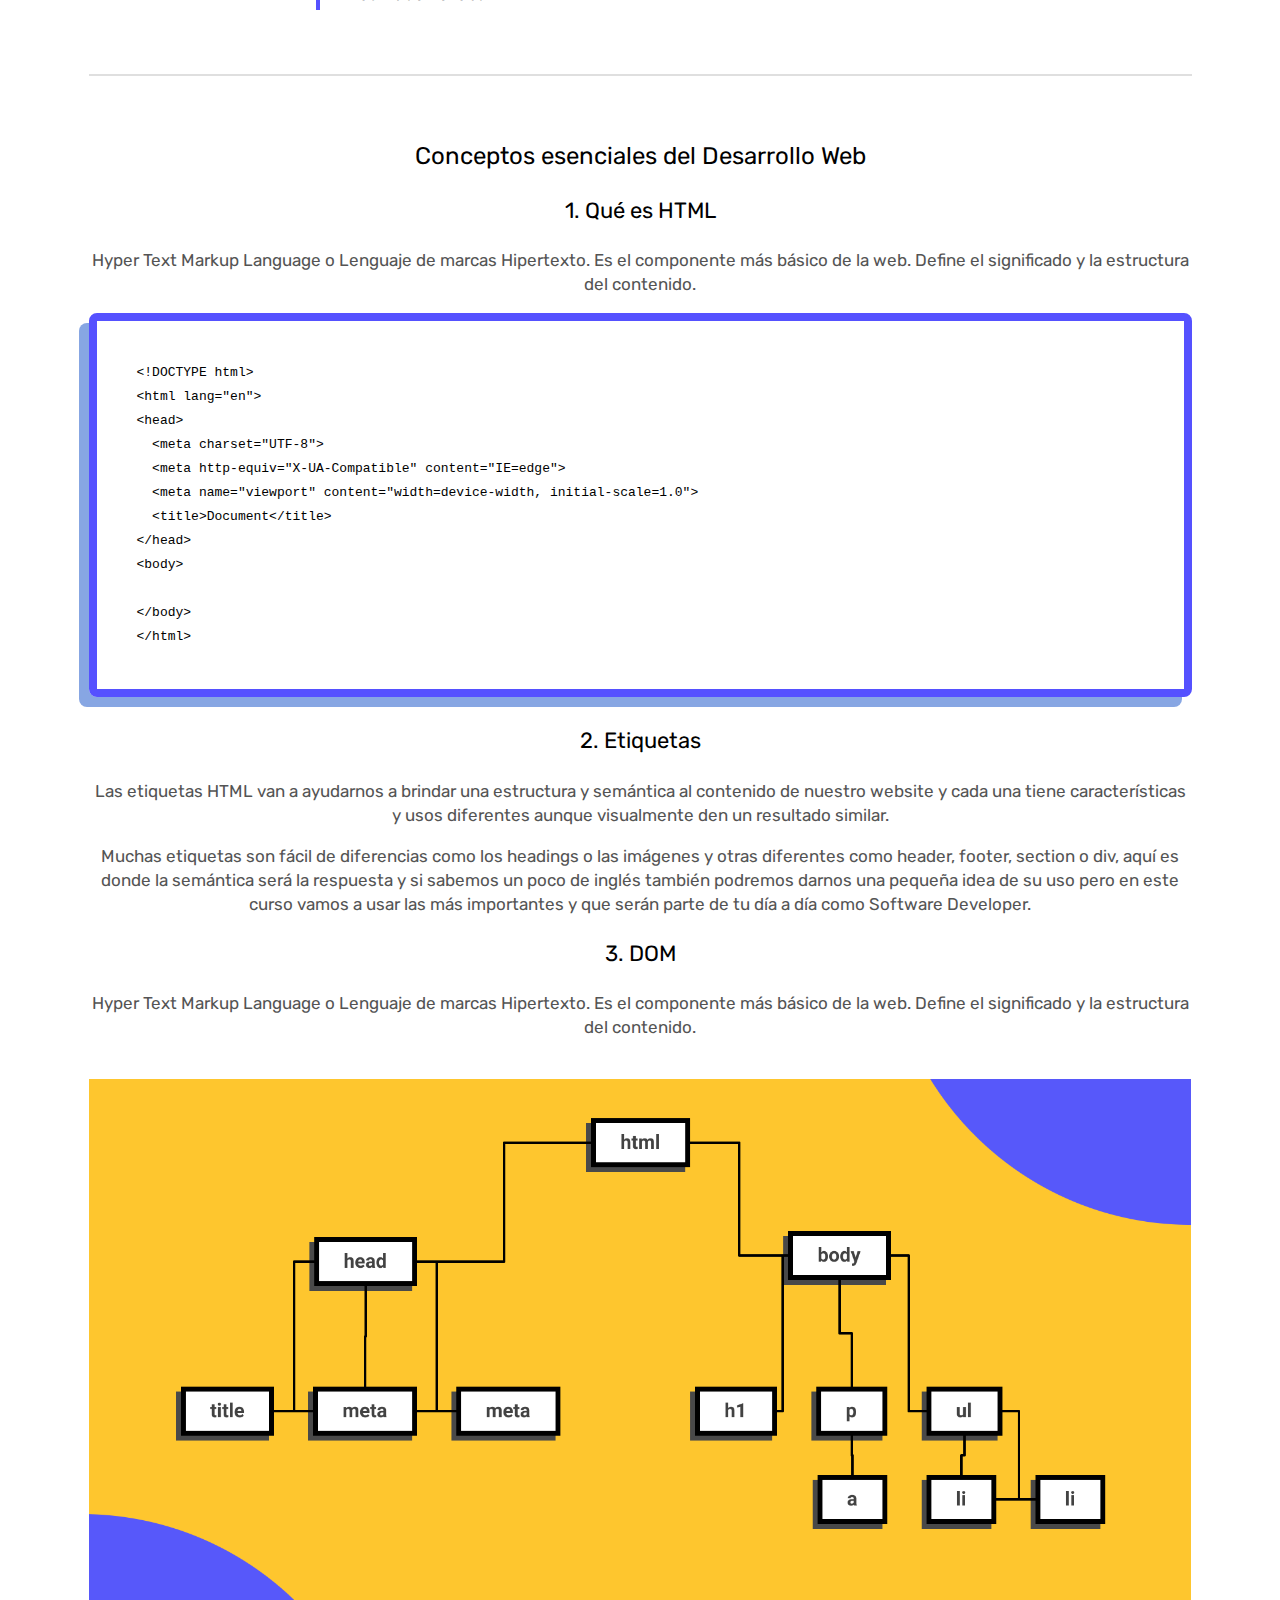
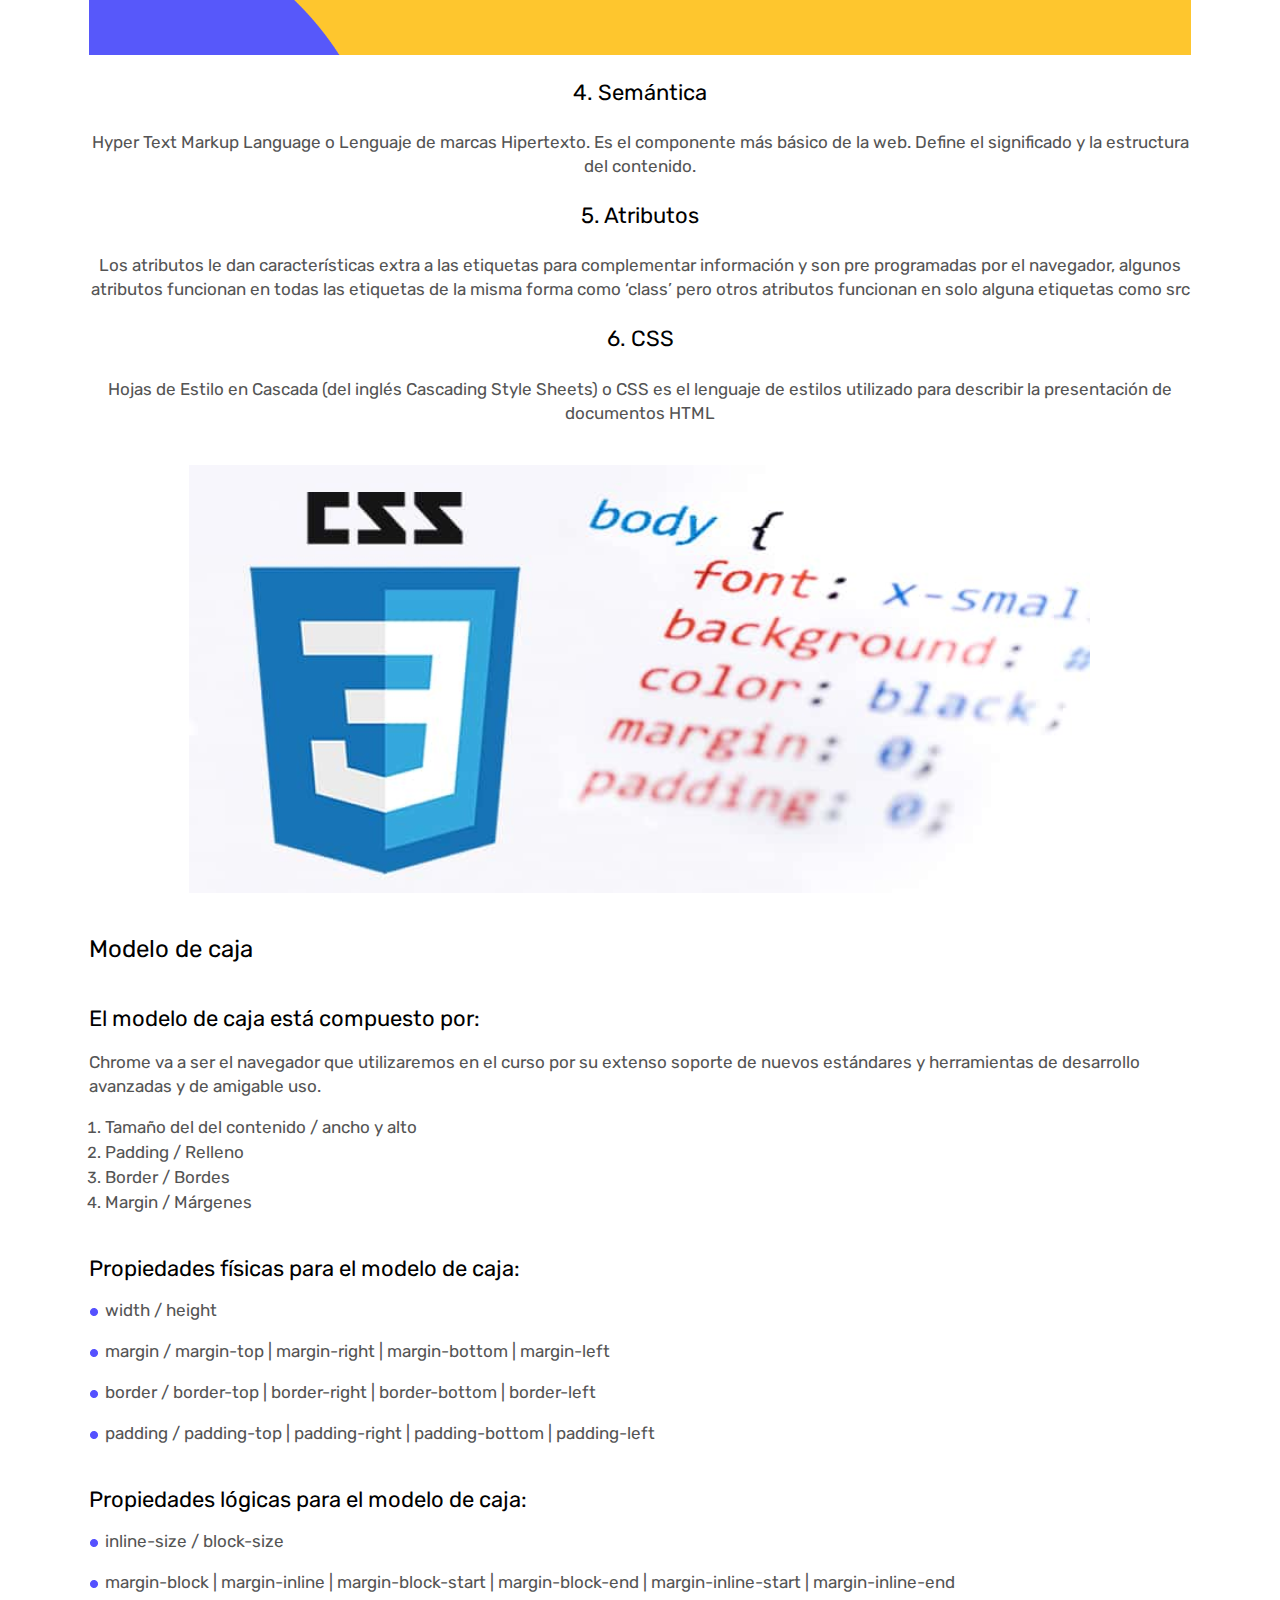
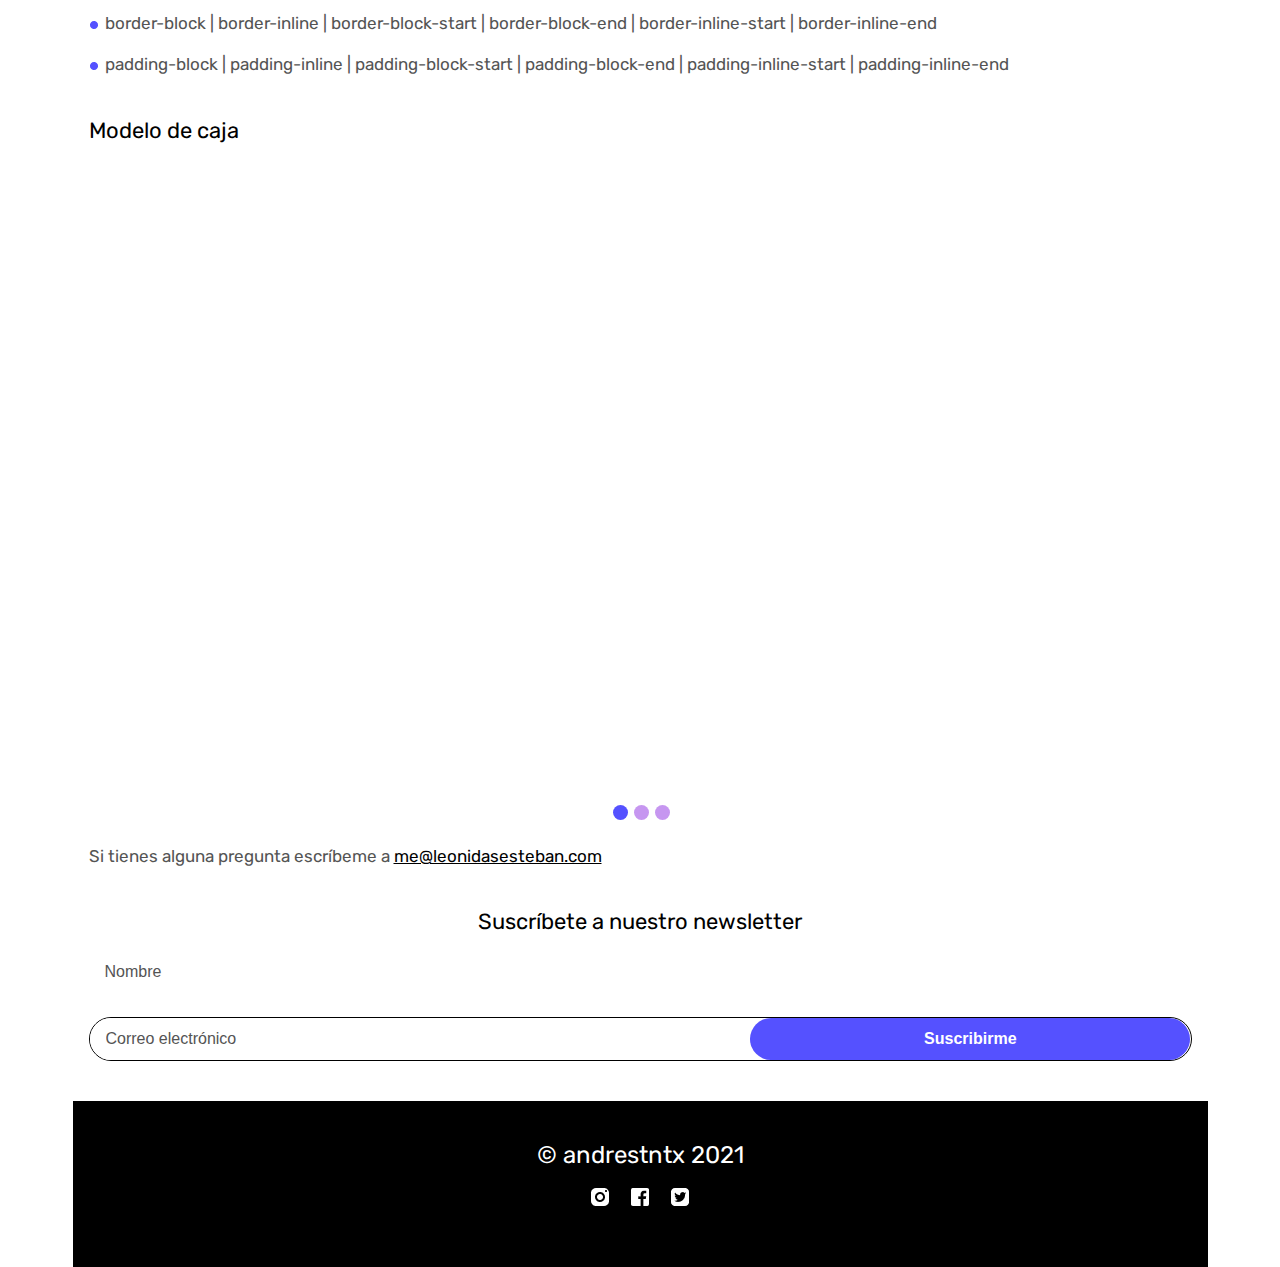
<file: theme-d.html>
<!DOCTYPE html>
  <html lang="es">
  <head>
    <meta charset="UTF-8">
    <meta http-equiv="X-UA-Compatible" content="IE=edge">
    <meta name="viewport" content="width=device-width, initial-scale=1.0">
    <title>Nemium - El blog de Mauricio</title>
    <meta property="og:title" content="Mi proyecto del curso esencial de HTML y CSS" />
    <meta property="og:type" content="website" />
    <meta property="og:url" content="https://andrestntx.github.io/leo-nemiun/" />
    <meta property="og:image" content="https://andrestntx.github.io/leo-nemiun/images/css.png" />
    <meta property="og:description" content="Conocimientos bases para iniciarte como un gran dev frontEnd" />

    <link rel="preconnect" href="https://fonts.gstatic.com">
    <link
      href="https://fonts.googleapis.com/css2?family=Rubik:ital,wght@0,400;0,500;0,600;0,700;1,400;1,500;1,600;1,700&display=swap"
      rel="stylesheet">
    <link rel="stylesheet" href="css/styles-logical.css">
    <link rel="stylesheet" href="css/theme-d.css">

    <link rel="apple-touch-icon" sizes="57x57" href="./favicon/apple-icon-57x57.png">
    <link rel="apple-touch-icon" sizes="60x60" href="./favicon/apple-icon-60x60.png">
    <link rel="apple-touch-icon" sizes="72x72" href="./favicon/apple-icon-72x72.png">
    <link rel="apple-touch-icon" sizes="76x76" href="./favicon/apple-icon-76x76.png">
    <link rel="apple-touch-icon" sizes="114x114" href="./favicon/apple-icon-114x114.png">
    <link rel="apple-touch-icon" sizes="120x120" href="./favicon/apple-icon-120x120.png">
    <link rel="apple-touch-icon" sizes="144x144" href="./favicon/apple-icon-144x144.png">
    <link rel="apple-touch-icon" sizes="152x152" href="./favicon/apple-icon-152x152.png">
    <link rel="apple-touch-icon" sizes="180x180" href="./favicon/apple-icon-180x180.png">
    <link rel="icon" type="image/png" sizes="192x192" href="./favicon/android-icon-192x192.png">
    <link rel="icon" type="image/png" sizes="32x32" href="./favicon/favicon-32x32.png">
    <link rel="icon" type="image/png" sizes="96x96" href="./favicon/favicon-96x96.png">
    <link rel="icon" type="image/png" sizes="16x16" href="./favicon/favicon-16x16.png">
    <link rel="manifest" href="./favicon/manifest.json">
    <meta name="msapplication-TileColor" content="#ffffff">
    <meta name="msapplication-TileImage" content="./favicon/ms-icon-144x144.png">
    <meta name="theme-color" content="#ffffff">

  </head>
  <body class="theme-d">
    <div class="hero"></div>
    <div class="header">
      <div class="wrapper">
        <div class="header-content">
          <header>
            <nav>
              <h3>variantes del proyecto</h3>
              <ul class="variants">
                <li><a href="./">Namium A</a></li>
                <li><a href="./theme-b.html">Namium B</a></li>
                <li><a href="./theme-c.html">Namium C</a></li>
                <li class="selected"><a href="./theme-d.html">Namium D</a></li>
                <li><a href="./theme-e.html">Namium E</a></li>
              </ul>
              <section class="nav-content">
                <h3>contenido</h3>
                <details open>
                  <summary>Setup</summary>
                  <ol>
                    <li><a href="#chrome">Google Chrome</a></li>
                    <li><a href="#vscode">Visual Studio Code</a></li>
                    <li><a href="#figma">Figma</a></li>
                    <li><a href="#github">Github</a></li>
                  </ol>
                </details>
                <details>
                  <summary>Conceptos esenciales del Desarrollo Web</summary>
                  <ol>
                    <li><a href="#html">Qué es HTML</a></li>
                    <li><a href="#tags">Etiquetas</a></li>
                    <li><a href="#dom">DOM</a></li>
                    <li><a href="#semantic">Semántica</a></li>
                    <li><a href="#attributes">Atributos</a></li>
                    <li><a href="#css">CSS</a></li>
                  </ol>
                </details>
              </section>
            </nav>
          </header>
        </div>
      </div>
    </div>

    <main class="main">
      <div class="wrapper">
        <div class="main-content">
          <div class="section-content">
            <h1>Curso esencial de HTML y CSS</h1>
            <p>Este es el inicio de tu carrera como Desarrollador Web, empezarás aprendiendo HTML y CSS para la creación de
              contenidos,
              en el nivel 2 aprenderás de componentes y en 3 sobre layouts.</p>
            <hr>
          </div>
          <section class="section-content counter" id="setup">
            <h2>Setup</h2>
            <img class="logo" src="images/chrome.png" alt="Logo de google chrome"/>
            <h3 id="chrome">Google Chrome</h3>
            <p>Chrome va a ser el <b>navegador que utilizaremos</b> en el curso por su extenso soporte de nuevos estándares y herramientas de desarrollo avanzadas y de amigable uso.</p>

            <img class="logo" src="images/vscode.png" alt="Logo del editor visual studio code"/>
            <h3 id="vscode">Visual Studio Code</h3>
            <p>Visual Studio Code es el editor de texto más popular y potente del mercado actualmente, su fácil uso y la capacidad de
            extenderlo por medio de plugins lo hace el complemento perfecto para cualquier programador sin importar el lenguaje en
            el que se desemvuelva.</p>

            <img class="logo" src="images/figma.png" alt="Logo de figma"/>
            <h3 id="figma">Figma</h3>
            <p>Figma es una la herramienta más popular en la actualidad para entregar diseños a los desarrolladores para su
            implementación por su <b>fácil uso</b> porque puede ser usado directamente desde el navegador.</p>

            <img class="logo" src="images/github.png" alt="Logo de github"/>
            <h3 id="github">Github</h3>
            <p>Así como en Facebook te encuentran tus amigos, en Github te encuentran otras programadoras y programadores de todo el
            mundo, en vez de subir fotos de tus viajes aquí subes tu código y puedes elegir hacerlo “open source” o guardarlo de
            manera privada, Github será esencial para almacenar tu futuro portafolio.</p>

            <blockquote>
              <p>
                “Este es el inicio de tu carrera como Desarrollador Web”
              </p>
              <p>
                <span> Leonidas Esteban</span>
              </p>
            </blockquote>
          </section>
          <hr>
          <section class="section-content counter" id="concepts">
            <h2>Conceptos esenciales del Desarrollo Web</h2>
            <h3>Qué es HTML</h3>
            <p>Hyper Text Markup Language o Lenguaje de marcas Hipertexto. Es el componente más básico de la web. Define el significado
            y la estructura del contenido.</p>
            <pre>
&lt;!DOCTYPE html&gt;
&lt;html lang=&quot;en&quot;&gt;
&lt;head&gt;
  &lt;meta charset=&quot;UTF-8&quot;&gt;
  &lt;meta http-equiv=&quot;X-UA-Compatible&quot; content=&quot;IE=edge&quot;&gt;
  &lt;meta name=&quot;viewport&quot; content=&quot;width=device-width, initial-scale=1.0&quot;&gt;
  &lt;title&gt;Document&lt;/title&gt;
&lt;/head&gt;
&lt;body&gt;

&lt;/body&gt;
&lt;/html&gt;
</pre>

            <h3>Etiquetas</h3>
            <p>Las etiquetas HTML van a ayudarnos a brindar una estructura y semántica al contenido de nuestro website y cada una tiene
            características y usos diferentes aunque visualmente den un resultado similar.</p>
            <p>Muchas etiquetas son fácil de diferencias como los headings o las imágenes y otras diferentes como header, footer,
            section o div, aquí es donde la semántica será la respuesta y si sabemos un poco de inglés también podremos darnos una
            pequeña idea de su uso pero en este curso vamos a usar las más importantes y que serán parte de tu día a día como
            Software Developer.</p>

            <h3>DOM</h3>
            <p>Hyper Text Markup Language o Lenguaje de marcas Hipertexto. Es el componente más básico de la web. Define el
            significado y la estructura del contenido.</p>
            <img src="images/dom.png" alt="Estructura de arbol que representa al Document Object Mode">

            <h3>Semántica</h3>
            <p>Hyper Text Markup Language o Lenguaje de marcas Hipertexto. Es el componente más básico de la web. Define el
            significado
            y la estructura del contenido.</p>

            <h3>Atributos</h3>
            <p>Los atributos le dan características extra a las etiquetas para complementar información y son pre programadas por el
            navegador, algunos atributos funcionan en todas las etiquetas de la misma forma como ‘class’ pero otros atributos
            funcionan en solo alguna etiquetas como src</p>

            <h3>CSS</h3>
            <p>Hojas de Estilo en Cascada (del inglés Cascading Style Sheets) o CSS es el lenguaje de estilos utilizado para describir
            la presentación de documentos HTML</p>
            <img src="images/css.png" alt="Logo de css con codigo de ejemplo">
          </section>
          <section class="section-content" id="box-model">
            <h2>Modelo de caja</h2>
            <h3>El modelo de caja está compuesto por:</h3>
            <p>Chrome va a ser el navegador que utilizaremos en el curso por su extenso soporte de nuevos estándares y herramientas de
            desarrollo avanzadas y de amigable uso.</p>
            <ol>
              <li><span>Tamaño del del contenido / ancho y alto</span></li>
              <li><span>Padding / Relleno</span></li>
              <li><span>Border / Bordes</span></li>
              <li><span>Margin / Márgenes</span></li>
            </ol>

            <h3>Propiedades físicas para el modelo de caja:</h3>
            <ul>
              <li><span>width / height</span></li>
              <li><span>margin / margin-top | margin-right | margin-bottom | margin-left</span></li>
              <li><span>border / border-top | border-right | border-bottom | border-left</span></li>
              <li><span>padding / padding-top | padding-right | padding-bottom | padding-left</span></li>
            </ul>

            <h3>Propiedades lógicas para el modelo de caja:</h3>
            <ul>
              <li><span>inline-size / block-size</li>
              <li><span>margin-block | margin-inline | margin-block-start | margin-block-end | margin-inline-start | margin-inline-end</span></li>
              <li><span>border-block | border-inline | border-block-start | border-block-end | border-inline-start | border-inline-end</span></li>
              <li><span>padding-block | padding-inline | padding-block-start | padding-block-end | padding-inline-start | padding-inline-end</span></li>
            </ul>

            <h3>Modelo de caja</h3>
            <div class="slider">
              <scroll-container class="slider-container">
                <scroll-page class="slider-slide" id="video-1">
                  <iframe class="video" src="https://www.youtube.com/embed/O_KOi4t3GdM" title="YouTube video player"
                    frameborder="0" allow="accelerometer; autoplay; clipboard-write; encrypted-media; gyroscope; picture-in-picture"
                    allowfullscreen></iframe>
                </scroll-page>
                <scroll-page class="slider-slide" id="video-2">
                  <iframe class="video" src="https://www.youtube.com/embed/LhQd1dOT5MU" title="YouTube video player" frameborder="0"
                    allow="accelerometer; autoplay; clipboard-write; encrypted-media; gyroscope; picture-in-picture"
                    allowfullscreen></iframe>
                </scroll-page>
                <scroll-page class="slider-slide" id="video-3">
                  <iframe class="video" src="https://www.youtube.com/embed/O_KOi4t3GdM" title="YouTube video player" frameborder="0"
                    allow="accelerometer; autoplay; clipboard-write; encrypted-media; gyroscope; picture-in-picture"
                    allowfullscreen></iframe>
                </scroll-page>
              </scroll-container>
              <div class="slider-bullet-list">
                <a href="#video-1" class="slider-bullet selected"></a>
                <a href="#video-2" class="slider-bullet"></a>
                <a href="#video-3" class="slider-bullet"></a>
              </div>
            </div>
            <p class="cta">Si tienes alguna pregunta escríbeme a <a href="mailto:me@leonidasesteban.com">me@leonidasesteban.com</a></p>
          </section>
          <section class="section-content">
            <h3>Suscríbete a nuestro newsletter</h3>
            <form action="#" class="form combined-form">
              <input type="text" placeholder="Nombre" required />
              <div class="combined-submit">
                <input type="email" placeholder="Correo electrónico" required />
                <input type="submit" value="Suscribirme">
              </div>
            </form>
          </section>
        </div>
      </div>
    </main>
    <footer class="footer">
      <div class="wrapper">
        <div class="footer-content">
          <p>© andrestntx 2021</p>
          <div class="social-links">
            <a href=""><img src="./images/instagram_white.png" alt="Logo de Instagram"></a>
            <a href=""><img src="./images/facebook_white.png" alt="Logo de Facebook"></a>
            <a href="https://twitter.com/andrestntx"><img src="./images/twitter_white.png" alt="Logo de Twitter"></a>
          </div>
        </div>
      </div>
    </footer>
  </body>
</html>
</file>
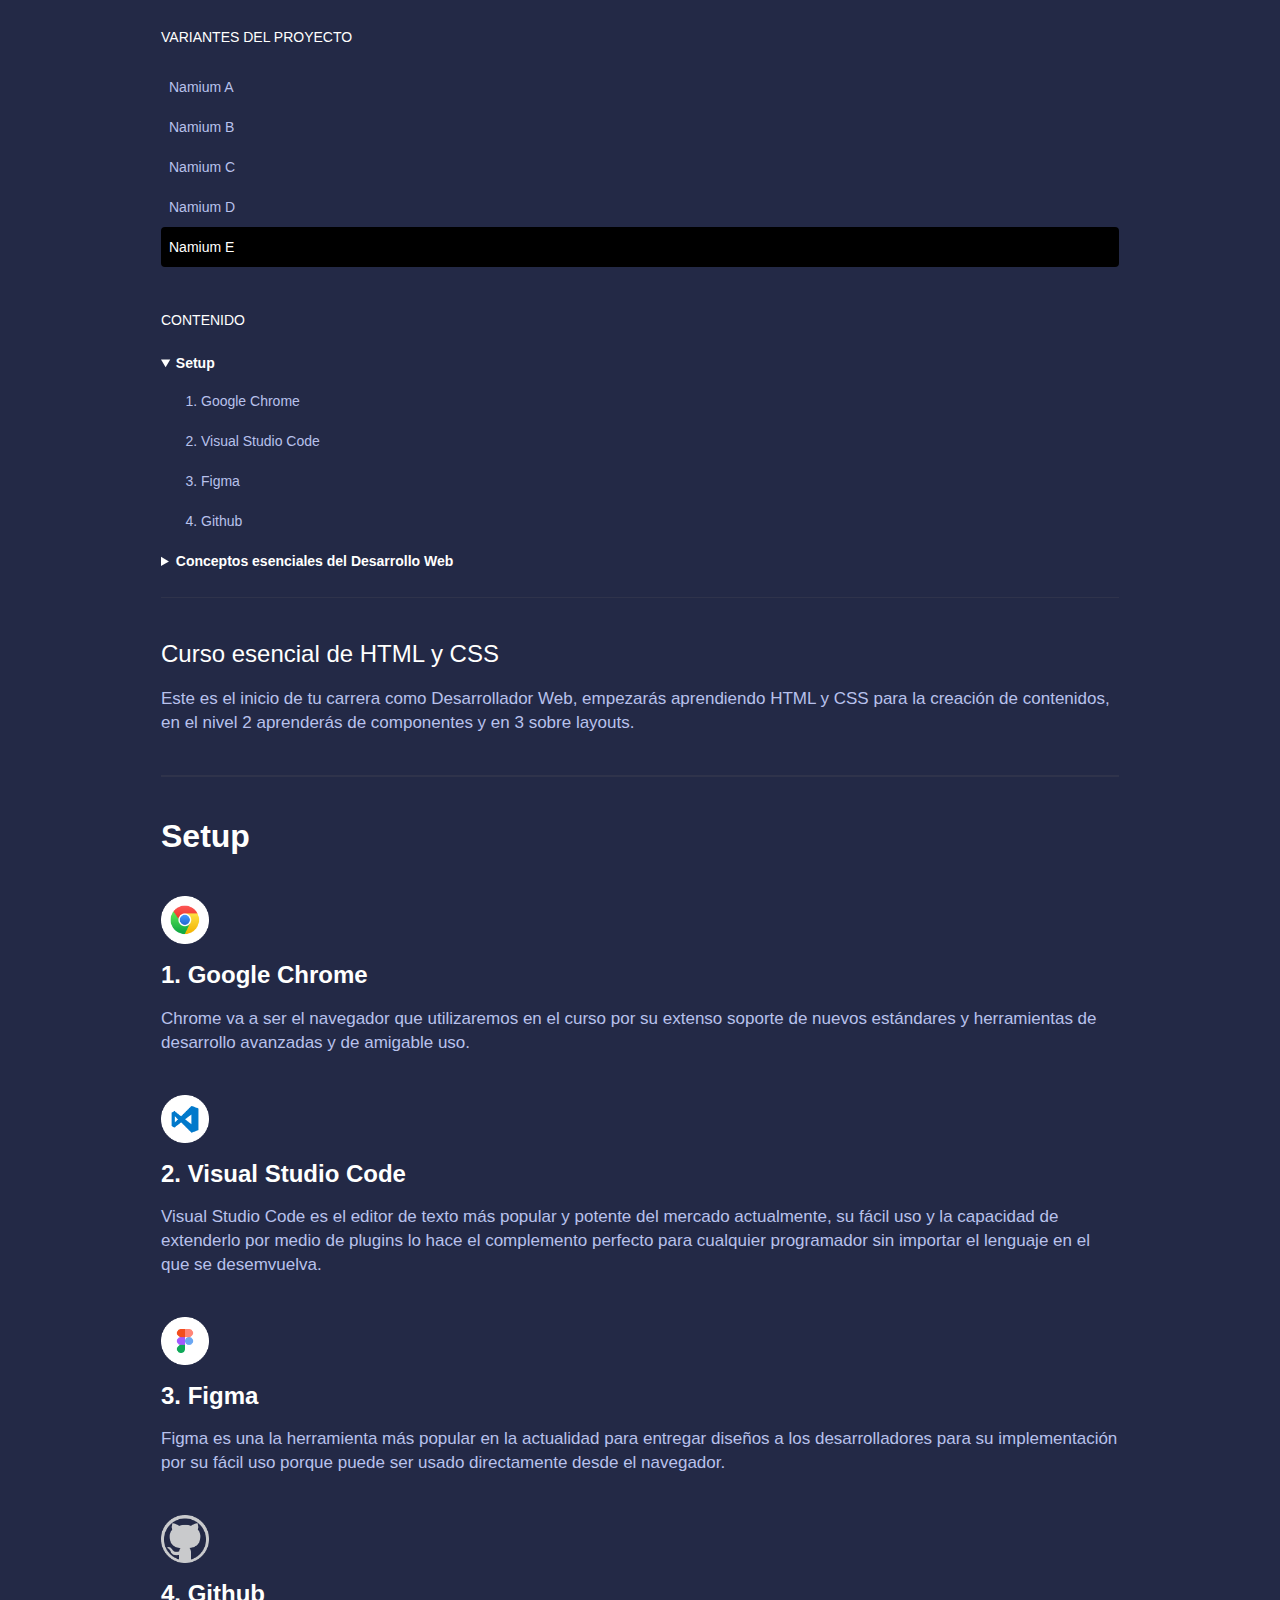
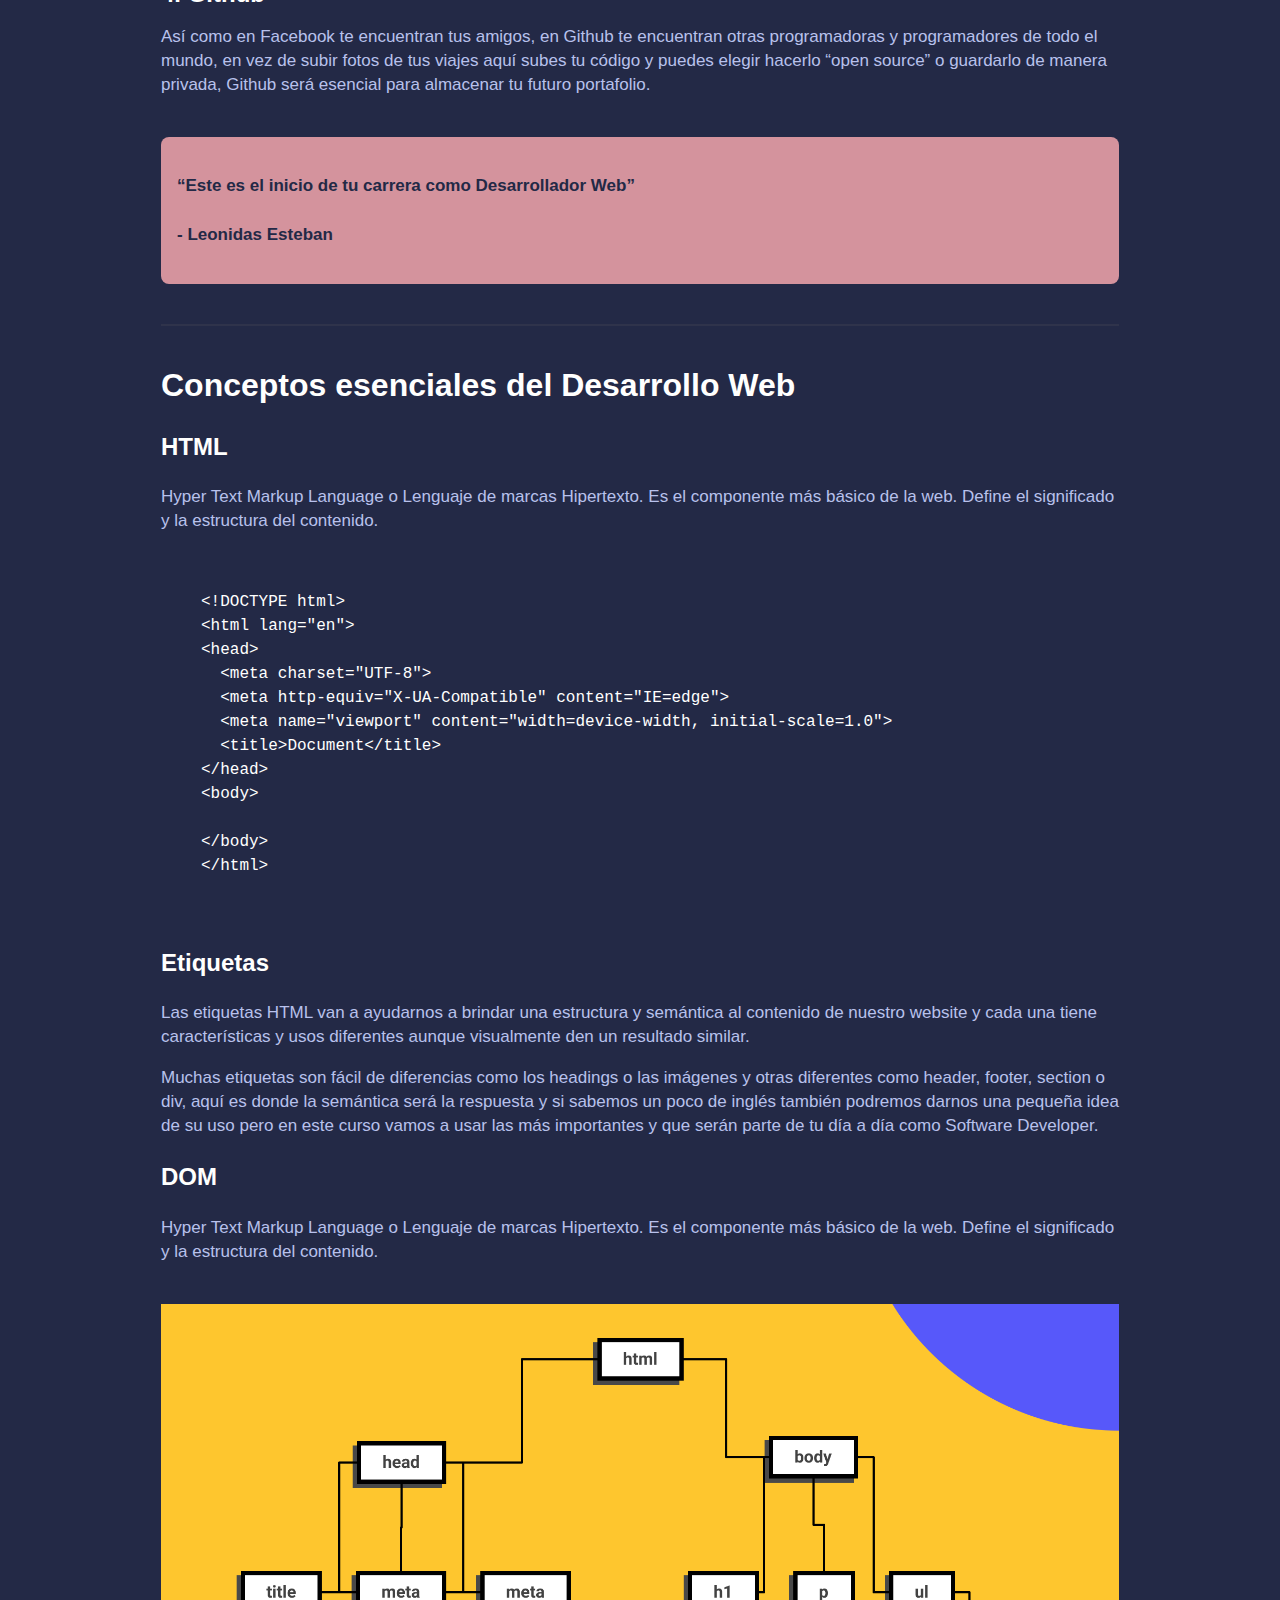
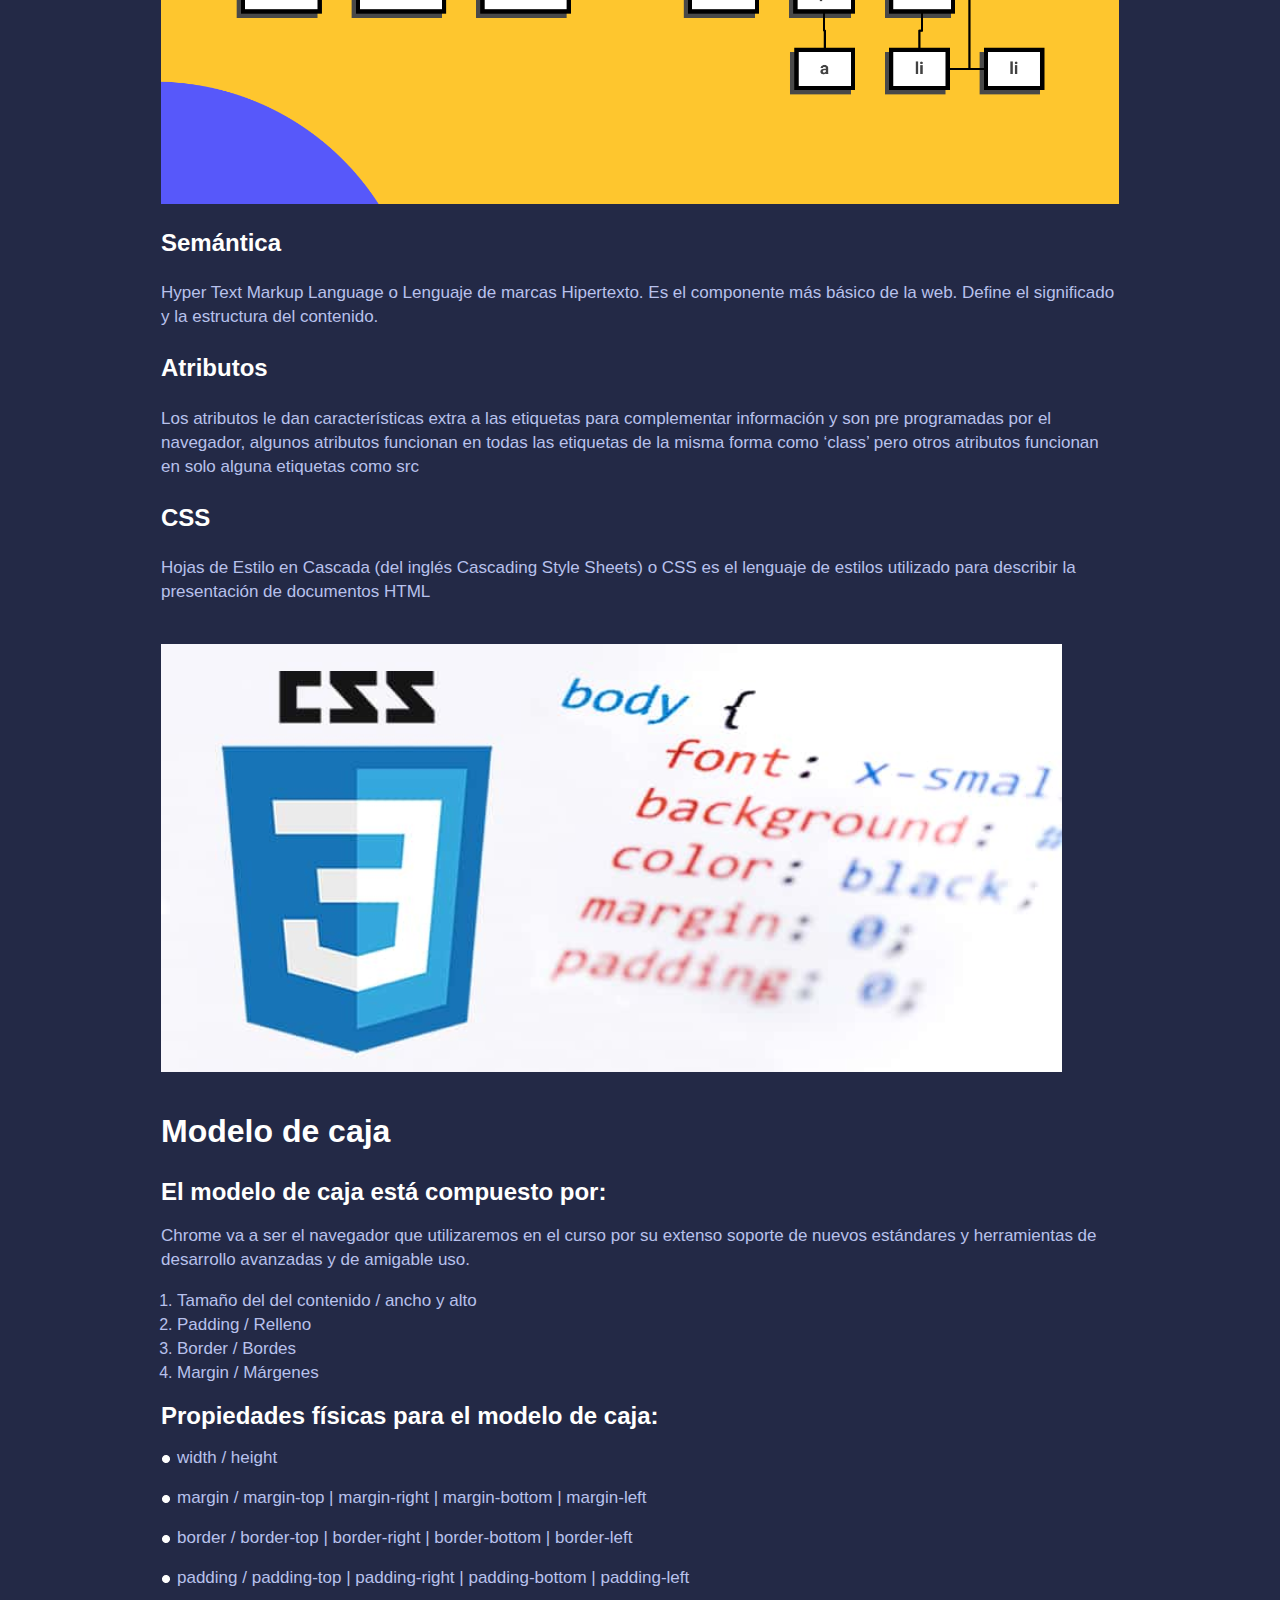
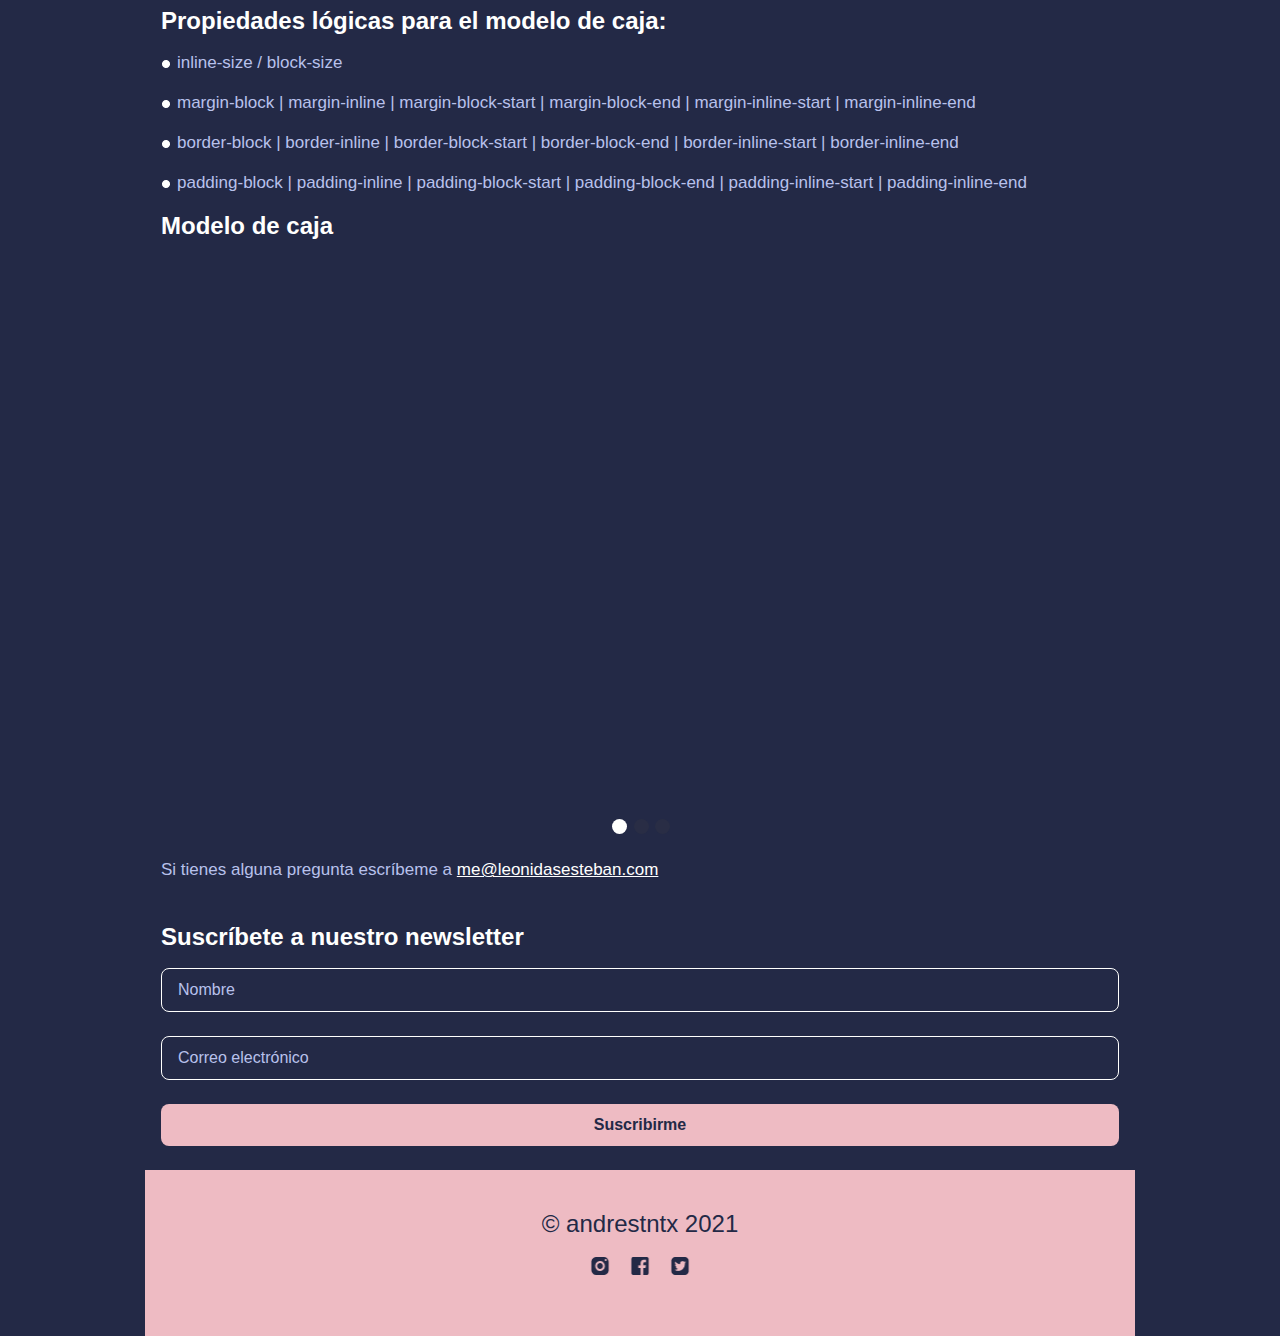
<file: theme-e.html>
<!DOCTYPE html>
  <html lang="es">
  <head>
    <meta charset="UTF-8">
    <meta http-equiv="X-UA-Compatible" content="IE=edge">
    <meta name="viewport" content="width=device-width, initial-scale=1.0">
    <title>Nemium - El blog de Mauricio</title>
    <meta property="og:title" content="Mi proyecto del curso esencial de HTML y CSS" />
    <meta property="og:type" content="website" />
    <meta property="og:url" content="https://andrestntx.github.io/leo-nemiun/" />
    <meta property="og:image" content="https://andrestntx.github.io/leo-nemiun/images/css.png" />
    <meta property="og:description" content="Conocimientos bases para iniciarte como un gran dev frontEnd" />

    <link rel="preconnect" href="https://fonts.gstatic.com">
    <link
      href="https://fonts.googleapis.com/css2?family=Montserrat:ital,wght@0,400;0,500;0,600;0,700;1,400;1,500;1,600;1,700&display=swap"
      rel="stylesheet">
    <link rel="stylesheet" href="css/styles-logical.css">
    <link rel="stylesheet" href="css/theme-e.css">

    <link rel="apple-touch-icon" sizes="57x57" href="./favicon/apple-icon-57x57.png">
    <link rel="apple-touch-icon" sizes="60x60" href="./favicon/apple-icon-60x60.png">
    <link rel="apple-touch-icon" sizes="72x72" href="./favicon/apple-icon-72x72.png">
    <link rel="apple-touch-icon" sizes="76x76" href="./favicon/apple-icon-76x76.png">
    <link rel="apple-touch-icon" sizes="114x114" href="./favicon/apple-icon-114x114.png">
    <link rel="apple-touch-icon" sizes="120x120" href="./favicon/apple-icon-120x120.png">
    <link rel="apple-touch-icon" sizes="144x144" href="./favicon/apple-icon-144x144.png">
    <link rel="apple-touch-icon" sizes="152x152" href="./favicon/apple-icon-152x152.png">
    <link rel="apple-touch-icon" sizes="180x180" href="./favicon/apple-icon-180x180.png">
    <link rel="icon" type="image/png" sizes="192x192" href="./favicon/android-icon-192x192.png">
    <link rel="icon" type="image/png" sizes="32x32" href="./favicon/favicon-32x32.png">
    <link rel="icon" type="image/png" sizes="96x96" href="./favicon/favicon-96x96.png">
    <link rel="icon" type="image/png" sizes="16x16" href="./favicon/favicon-16x16.png">
    <link rel="manifest" href="./favicon/manifest.json">
    <meta name="msapplication-TileColor" content="#ffffff">
    <meta name="msapplication-TileImage" content="./favicon/ms-icon-144x144.png">
    <meta name="theme-color" content="#ffffff">

  </head>
  <body class="theme-e">
    <div class="header">
      <div class="wrapper">
        <div class="header-content">
          <header>
            <nav>
              <h3>variantes del proyecto</h3>
              <ul class="variants">
                <li><a href="./">Namium A</a></li>
                <li><a href="./theme-b.html">Namium B</a></li>
                <li><a href="./theme-c.html">Namium C</a></li>
                <li><a href="./theme-d.html">Namium D</a></li>
                <li class="selected"><a href="./theme-e.html">Namium E</a></li>
              </ul>
              <section class="nav-content">
                <h3>contenido</h3>
                <details open>
                  <summary>Setup</summary>
                  <ol>
                    <li><a href="#chrome">Google Chrome</a></li>
                    <li><a href="#vscode">Visual Studio Code</a></li>
                    <li><a href="#figma">Figma</a></li>
                    <li><a href="#github">Github</a></li>
                  </ol>
                </details>
                <details>
                  <summary>Conceptos esenciales del Desarrollo Web</summary>
                  <ol>
                    <li><a href="#html">Qué es HTML</a></li>
                    <li><a href="#tags">Etiquetas</a></li>
                    <li><a href="#dom">DOM</a></li>
                    <li><a href="#semantic">Semántica</a></li>
                    <li><a href="#attributes">Atributos</a></li>
                    <li><a href="#css">CSS</a></li>
                  </ol>
                </details>
              </section>
            </nav>
          </header>
        </div>
      </div>
    </div>

    <main class="main">
      <div class="wrapper">
        <div class="main-content">
          <div class="section-content">
            <h1>Curso esencial de HTML y CSS</h1>
            <p>Este es el inicio de tu carrera como Desarrollador Web, empezarás aprendiendo HTML y CSS para la creación de
              contenidos,
              en el nivel 2 aprenderás de componentes y en 3 sobre layouts.</p>
            <hr>
          </div>
          <section class="section-content counter" id="setup">
            <h2>Setup</h2>
            <img class="logo" src="images/chrome_white.png" alt="Logo de google chrome"/>
            <h3 id="chrome">Google Chrome</h3>
            <p>Chrome va a ser el navegador que utilizaremos en el curso por su extenso soporte de nuevos estándares y herramientas de desarrollo avanzadas y de amigable uso.</p>

            <img class="logo" src="images/vscode_white.png" alt="Logo del editor visual studio code"/>
            <h3 id="vscode">Visual Studio Code</h3>
            <p>Visual Studio Code es el editor de texto más popular y potente del mercado actualmente, su fácil uso y la capacidad de
            extenderlo por medio de plugins lo hace el complemento perfecto para cualquier programador sin importar el lenguaje en
            el que se desemvuelva.</p>

            <img class="logo" src="images/figma_white.png" alt="Logo de figma"/>
            <h3 id="figma">Figma</h3>
            <p>Figma es una la herramienta más popular en la actualidad para entregar diseños a los desarrolladores para su
            implementación por su fácil uso porque puede ser usado directamente desde el navegador.</p>

            <img class="logo" src="images/github_white.png" alt="Logo de github"/>
            <h3 id="github">Github</h3>
            <p>Así como en Facebook te encuentran tus amigos, en Github te encuentran otras programadoras y programadores de todo el
            mundo, en vez de subir fotos de tus viajes aquí subes tu código y puedes elegir hacerlo “open source” o guardarlo de
            manera privada, Github será esencial para almacenar tu futuro portafolio.</p>

            <blockquote>
              <p>
                “Este es el inicio de tu carrera como Desarrollador Web”
              </p>
              <p>
                <span> Leonidas Esteban</span>
              </p>
            </blockquote>
          </section>
          <hr>
          <section class="section-content" id="concepts">
            <h2>Conceptos esenciales del Desarrollo Web</h2>
            <h3>HTML</h3>
            <p>Hyper Text Markup Language o Lenguaje de marcas Hipertexto. Es el componente más básico de la web. Define el significado
            y la estructura del contenido.</p>
            <pre>
&lt;!DOCTYPE html&gt;
&lt;html lang=&quot;en&quot;&gt;
&lt;head&gt;
  &lt;meta charset=&quot;UTF-8&quot;&gt;
  &lt;meta http-equiv=&quot;X-UA-Compatible&quot; content=&quot;IE=edge&quot;&gt;
  &lt;meta name=&quot;viewport&quot; content=&quot;width=device-width, initial-scale=1.0&quot;&gt;
  &lt;title&gt;Document&lt;/title&gt;
&lt;/head&gt;
&lt;body&gt;

&lt;/body&gt;
&lt;/html&gt;
</pre>

            <h3>Etiquetas</h3>
            <p>Las etiquetas HTML van a ayudarnos a brindar una estructura y semántica al contenido de nuestro website y cada una tiene
            características y usos diferentes aunque visualmente den un resultado similar.</p>
            <p>Muchas etiquetas son fácil de diferencias como los headings o las imágenes y otras diferentes como header, footer,
            section o div, aquí es donde la semántica será la respuesta y si sabemos un poco de inglés también podremos darnos una
            pequeña idea de su uso pero en este curso vamos a usar las más importantes y que serán parte de tu día a día como
            Software Developer.</p>

            <h3>DOM</h3>
            <p>Hyper Text Markup Language o Lenguaje de marcas Hipertexto. Es el componente más básico de la web. Define el
            significado y la estructura del contenido.</p>
            <img src="images/dom.png" alt="Estructura de arbol que representa al Document Object Mode">

            <h3>Semántica</h3>
            <p>Hyper Text Markup Language o Lenguaje de marcas Hipertexto. Es el componente más básico de la web. Define el
            significado
            y la estructura del contenido.</p>

            <h3>Atributos</h3>
            <p>Los atributos le dan características extra a las etiquetas para complementar información y son pre programadas por el
            navegador, algunos atributos funcionan en todas las etiquetas de la misma forma como ‘class’ pero otros atributos
            funcionan en solo alguna etiquetas como src</p>

            <h3>CSS</h3>
            <p>Hojas de Estilo en Cascada (del inglés Cascading Style Sheets) o CSS es el lenguaje de estilos utilizado para describir
            la presentación de documentos HTML</p>
            <img src="images/css.png" alt="Logo de css con codigo de ejemplo">
          </section>
          <section class="section-content" id="box-model">
            <h2>Modelo de caja</h2>
            <h3>El modelo de caja está compuesto por:</h3>
            <p>Chrome va a ser el navegador que utilizaremos en el curso por su extenso soporte de nuevos estándares y herramientas de
            desarrollo avanzadas y de amigable uso.</p>
            <ol>
              <li><span>Tamaño del del contenido / ancho y alto</span></li>
              <li><span>Padding / Relleno</span></li>
              <li><span>Border / Bordes</span></li>
              <li><span>Margin / Márgenes</span></li>
            </ol>

            <h3>Propiedades físicas para el modelo de caja:</h3>
            <ul>
              <li><span>width / height</span></li>
              <li><span>margin / margin-top | margin-right | margin-bottom | margin-left</span></li>
              <li><span>border / border-top | border-right | border-bottom | border-left</span></li>
              <li><span>padding / padding-top | padding-right | padding-bottom | padding-left</span></li>
            </ul>

            <h3>Propiedades lógicas para el modelo de caja:</h3>
            <ul>
              <li><span>inline-size / block-size</li>
              <li><span>margin-block | margin-inline | margin-block-start | margin-block-end | margin-inline-start | margin-inline-end</span></li>
              <li><span>border-block | border-inline | border-block-start | border-block-end | border-inline-start | border-inline-end</span></li>
              <li><span>padding-block | padding-inline | padding-block-start | padding-block-end | padding-inline-start | padding-inline-end</span></li>
            </ul>

            <h3>Modelo de caja</h3>
            <div class="slider">
              <scroll-container class="slider-container">
                <scroll-page class="slider-slide" id="video-1">
                  <iframe class="video" src="https://www.youtube.com/embed/O_KOi4t3GdM" title="YouTube video player"
                    frameborder="0" allow="accelerometer; autoplay; clipboard-write; encrypted-media; gyroscope; picture-in-picture"
                    allowfullscreen></iframe>
                </scroll-page>
                <scroll-page class="slider-slide" id="video-2">
                  <iframe class="video" src="https://www.youtube.com/embed/LhQd1dOT5MU" title="YouTube video player" frameborder="0"
                    allow="accelerometer; autoplay; clipboard-write; encrypted-media; gyroscope; picture-in-picture"
                    allowfullscreen></iframe>
                </scroll-page>
                <scroll-page class="slider-slide" id="video-3">
                  <iframe class="video" src="https://www.youtube.com/embed/O_KOi4t3GdM" title="YouTube video player" frameborder="0"
                    allow="accelerometer; autoplay; clipboard-write; encrypted-media; gyroscope; picture-in-picture"
                    allowfullscreen></iframe>
                </scroll-page>
              </scroll-container>
              <div class="slider-bullet-list">
                <a href="#video-1" class="slider-bullet selected"></a>
                <a href="#video-2" class="slider-bullet"></a>
                <a href="#video-3" class="slider-bullet"></a>
              </div>
            </div>
            <p class="cta">Si tienes alguna pregunta escríbeme a <a href="mailto:me@leonidasesteban.com">me@leonidasesteban.com</a></p>
          </section>
          <section class="section-content">
            <h3>Suscríbete a nuestro newsletter</h3>
            <form action="#" class="form">
              <input type="text" placeholder="Nombre" required/>
              <input type="email" placeholder="Correo electrónico" required/>
              <input type="submit" value="Suscribirme">
            </form>
          </section>
        </div>
      </div>
    </main>

    <footer class="footer">
      <div class="wrapper">
        <div class="footer-content">
          <p>© andrestntx 2021</p>
          <div class="social-links">
            <a href=""><img src="./images/instagram_blue.png" alt="Logo de Instagram"></a>
            <a href=""><img src="./images/facebook_blue.png" alt="Logo de Facebook"></a>
            <a href="https://twitter.com/andrestntx"><img src="./images/twitter_blue.png" alt="Logo de Twitter"></a>
          </div>
        </div>
      </div>
    </footer>
  </body>
</html>
</file>
<file: css/styles-logical.css>
/* =================================================================
Theme colors
*/

body {
  font-family: var(--font), sans-serif;
  color: var(--primary100);
  background: var(--secondary);
}

h1, h2, h3, pre, details summary, p a {
  color: var(--primary);
}

b {
  color: var(--secondary100);
}


form .combined-submit {
  border: 1px solid var(--primary);
}

.form input  {
  border: 1px solid var(--primary);
  color: var(--primary);
  background: var(--secondary);
}

.form input::-webkit-input-placeholder {
  color: var(--primary100);
}

li, li a {
  color: var(--primary100);
}

.variants li, .variants li a {
  color: var(--primary200);
  font-weight: 500;
}

li.selected {
  background: black;
}

li.selected a {
  color: white;
}

header a:hover {
  color: var(--primary);
}

form input[type="submit"] {
  background: var(--secondary100);
  color: var(--secondary);
}

blockquote {
  background: var(--secundary200);
}

blockquote p {
  color: var(--secondary);
}

.footer-content {
  background: var(--secondary100);
}

.footer-content p {
  color: var(--secondary);
}

.slider-bullet-list .slider-bullet {
  background: rgba(66, 66, 66, 0.2);
}

.slider-bullet-list .slider-bullet.selected {
  background: var(--primary);
}

/* =================================================================
  Logical sizes
*/

form .combined-submit {
  font-size: 0;
  border-radius: 90px;
  margin-block-end: 40px;
}

form .combined-submit input {
  display: inline-block;
  inline-size: 60%;
  border: none;
  border-radius: 0;
  margin-block: 0;
}

form .combined-submit input[type="submit"] {
  inline-size: 40%;
}

details summary {
  font-weight: bold;
}

blockquote span::before {
  content: '-';
}

body {
  margin: 0;
  line-height: 24px;
}

.header-content {
  padding-inline: 16px;
}

header {
  margin-block-start: 16px;
  font-size: 14px;
}

header li {
  text-decoration: none;
  margin-block-end: 16px;
}

header a {
  text-decoration: none;
}

nav h3 {
  font-size: 14px;
  text-transform: uppercase;
  margin-block-start: 0;
  margin-block-end: 16px;
}

nav ul.variants {
  margin-block-start: 16px;
  margin-block-end: 40px;
  padding-inline-start: 0;
}

nav ul.variants li {
  margin: 0;
  padding: 8px;
  border-radius: 4px;
}

nav ul.variants li a {
  font-weight: 500;
}

nav ul.variants li::marker {
  content: ''
}

nav section.nav-content {
  display: none;
}

h1, h2, h3 {
  font-weight: normal;
}

h1 {
  font-size: 24px;
  margin-block-start: 20px;
  margin-block-end: 16px;
  line-height: 32.74px;
}

h2 {
  font-size: 24px;
  line-height: 32.74px;
}

h3 {
  font-size: 20px;
  margin-block-start: 40px;
  margin-block-end: 16px;
  line-height:27.28px;
}

hr {
  margin-block: 40px;
  border: 1px solid rgba(97, 97, 97, 0.2);
}

p {
  font-size: 17px;
}

p.cta {
  font-weight: normal;
}

.section-content {
  margin-block-start: 40px;
}

.section-content img {
  display: block;
  margin-block-start: 24px;
  max-inline-size: 100%;
}

.section-content img.logo {
  inline-size: 48px;
  block-size: 48px;
  margin-block-start: 24px;
  margin-block-end: 16px;
}

.section-content img.logo ~ h3 {
  margin-block-start: 16px;
}

.section-content.counter {
  counter-reset: titleList;
}

.section-content.counter h3 {
  counter-increment: titleList;
}

.section-content.counter h3::before {
  content: counter(titleList, decimal) '. ';
}

.section-content#concepts h3 {
  margin-block: 24px;
}

.section-content#box-model h3 {
  font-weight: bold;
}

.section-content ol, .section-content ul {
  padding-inline-start: 16px;
}

.section-content ul li {
  margin-block: 16px;
}

.section-content li span {
  font-size: 17px;
}

pre {
  padding: 40px;
  overflow: auto;
  border-radius: 8px;
  margin-block-end: 30px;
}

blockquote {
  margin-block: 40px;
  margin-inline: 0;
  border-radius: 8px;
  padding: 8px;
  line-height: 32px;
  font-size: 17px;
  font-weight: bold;
}

.wrapper {
  max-inline-size: 990px;
  margin: auto;
}

.main-content {
  padding-inline: 16px;
}

.slider-container {
  display: block;
  overflow: auto;
  scroll-behavior: smooth;
  white-space: nowrap;
  font-size: 0;
}

.slider-slide {
  display: inline-block;
  inline-size: 100%;
}

.slider-slide .video {
  margin: 0;
  inline-size: 100%;
  height: auto;
  aspect-ratio: 16/9;
}

.slider-bullet-list {
  text-align: center;
  margin-block-start: 10px;
}

.slider-bullet-list .slider-bullet {
  display: inline-block;
  inline-size: 15px;
  block-size: 15px;
  border-radius: 50%;
  margin-inline-start: 2px;
}

.form input {
  inline-size: 100%;
  box-sizing: border-box;
  margin-block-end: 24px;
  border-radius: 8px;
  padding-block: 12px;
  padding-inline: 16px;
  font-size: 16px;
}

form input[type="submit"] {
  border: none;
  font-weight: bold;
}

.footer-content {
  padding-block-start: 40px;
  padding-block-end: 58px;
}

.footer-content img {
  inline-size: 24px;
  block-size: 24px;
}

.footer-content p {
  text-align: center;
  font-size: 24px;
  line-height: 28.13px;
  margin-block-start: 0;
  margin-block-end: 16px;
}

.footer-content .social-links {
  max-inline-size: 120px;
  block-size: 24px;
  display: block;
  margin: auto;
  font-size: 0;
}

.footer-content .social-links img {
  margin-inline: 8px;
}

details > summary::-webkit-details-marker {
  display: none;
}

.hero {
  block-size: 96px;
}


@media screen and (min-width: 1366px) {
  .hero {
    block-size: 350px;
  }

  .header {
    position: sticky;
    inset-block-start: -45px;
  }

  .header-content {
    position: relative;
    inset-block-start: 65px;
    padding-inline: 0;
  }

  header {
    position: absolute;
    inset-block-start: 0;
    margin-block-start: 0;
    inline-size: 306px;
  }

  nav ul.variants {
    margin-block-end: 104px;
  }

  nav h3 {
    font-weight: normal;
  }

  nav section.nav-content {
    display: block;
  }

  h1 {
    font-size: 60px;
    margin-block-start: 64px;
    line-height: 87.3px;
  }

  blockquote {
    margin-block-start: 80px;
    margin-block-end: 63px;
    border-radius: 8px;
    padding-inline: 16px;
  }

  blockquote p {
    line-height: 24px;
    font-size: 24px;
  }

  .section-content img.logo {
    margin-block-start: 40px;
    inline-size: 80px;
    block-size: 80px;
  }

  .footer-content {
    padding-block: 48px;
  }

  .main-content {
    padding-inline-start: 330px;
    padding-inline-end: 24px;
  }

  form.combined-form > input {
    display: inline-block;
    inline-size: 280px;
    margin-inline-end: 16px;
  }

  form.combined-form > .combined-submit {
    display: inline-block;
    inline-size: 280px;
  }
}
</file>
<file: css/default-theme.css>
:root {
  --font: 'Roboto';
  --primary: #212121;;
  --primary100: #424242;
  --primary200: #616161;
  --primary400: #808080;

  --secondary: #FFFFFF;
  --secondary100: #FEC62E;
  --secundary200: #3A3539;
}

h1 ~ p, h2 {
  color: var(--primary);
}

nav h3 {
  color: var(--primary200)
}

nav li a {
  color: var(--primary200);
}

nav .variants li a {
  color: var(--primary300);
}

.default-theme .footer-content {
  background-color: var(--primary);
}

nav .variants li.selected a {
  color: white;
}

main h1 {
  font-weight: normal;
}

main p {
  font-size: 16px;
}

main blockquote {
  border-radius: 0;
  background-color: var(--secondary);
  border-inline-start: 4px solid var(--primary);
  padding-inline-start: 16px;
  padding-block: 0;
}

main blockquote p {
  color: var(--primary100);
  font-weight: normal;
  margin: 0;
  line-height: 32px;
}

main blockquote p .autor {
  color: var(--primary200);
}

pre {
  background-color: var(--secondary100);
}

.section-content ul {
  list-style-image: url('../images/market-black.png');
}

.section-content.counter h3 {
  position: relative;
  display: inline-block;
}

.section-content.counter h3::after {
  content: '';
  width: 100%;
  height: 4px;
  background: var(--primary100);
  display: inline-block;
  position: absolute;
  bottom: -4px;
  left: 0;
}

.default-theme .section-content#box-model h3 {
    font-weight: normal;
}

.default-theme form input {
  border-radius: 90px;
}

.default-theme form input[type="submit"] {
  background-color: var(--primary);
}

.hero {
    background-image: linear-gradient(to top, rgb(255, 255, 255, 0.3), transparent), url('../images/pattern.png');
}
</file>
<file: css/theme-b.css>
:root .theme-b {
  --font: 'Nunito';
  --primary: #FFFFFF;;
  --primary100: #A5A3A5;
  --primary200: var(--primary100);

  --secondary: #251F24;
  --secondary100: #157EFB;
  --secundary200: #3A3539;
}

.theme-b .section-content p, .theme-b nav h3 {
  font-weight: bold;
}

.theme-b blockquote p {
  color: var(--primary);
  font-weight: normal;
}

.theme-b pre {
  background: var(--secundary200);
}

.theme-b form input[type="submit"] {
  color: var(--primary);
}

.theme-b .section-content ul {
  list-style-image: url('../images/market-white.png');
}

.hero {
  background: linear-gradient(96.07deg, #314755 30.63%, #26A0DA 102.18%);
}

@media screen and (min-width: 1366px) {
  .theme-b blockquote p {
    font-size: 24px;
    line-height: 32px;
  }

  .theme-b nav h3 {
    font-weight: normal;
  }
}
</file>
<file: css/theme-c.css>
:root .theme-c {
  --font: 'Roboto';
  --primary: #212121;;
  --primary100: #424242;
  --primary200: #616161;
  --primary300: #C4C4C4;
  --secondary: #FFFFFF;
  --secondary100: var(--primary);
  --secundary200: #E5E5E5;
}

.theme-c h3 {
  color: var(--primary100);
}

.theme-c nav section.nav-content {
  display: block;
}

.theme-c nav .details h4 {
  font-size: 14px;
  font-weight: bold;
  margin-block: 16px;
}

.theme-c nav .content-links {
  padding-inline-start: 16px;
  border-inline-start: 4px solid var(--primary300);
}

.theme-c h1 {
  font-size: 32px;
  line-height: 37.5px;
}

.theme-c p {
  font-size: 16px;
}

.theme-c footer p {
  font-size: 24px;
}

.theme-c .section-content#box-model h3 {
  font-weight: normal;
}

.theme-c pre {
  background: var(--secundary200);
}

.theme-c nav ul.variants li a {
  font-weight: 500;
}

.theme-c header h3 {
  font-weight: normal;
}

.theme-c .form input {
  border-color: var(--primary200);
  border-radius: 90px;
}

.theme-c blockquote {
  border-inline-start: 4px solid var(--primary);
  background: var(--secondary);
  border-radius: 0;
  padding-block: 0;
  padding-inline: 16px;
}

.theme-c blockquote p {
  color: var(--primary100);
  margin-block: 0;
  line-height: 32px;
}

.theme-c .section-content ul {
  list-style-image: url('../images/market-black.png');
}

@media screen and (min-width: 1366px) {
  .theme-c .header {
    position: relative;
    inset-block-start: 0;
  }

  .theme-c header {
    position: relative;
    inline-size: 100%;
  }

  .theme-c .main-content {
    padding-inline: 16px;
  }

  .theme-c h1 {
    font-size: 60px;
    line-height: 70.31px;
  }

  .theme-c blockquote p {
    font-size: 24px;
    line-height: 32px;
    margin-block: 8px;
  }

  .theme-c footer .wrapper {
    inline-size: 100%;
  }
}
</file>
<file: css/theme-d.css>
:root .theme-d {
  --font: 'Rubik';
  --primary: #000000;
  --primary100: #545454;
  --primary200: #616161;
  --secondary: #FFFFFF;
  --secondary100: #5551FF;
  --secundary200: #87A6E3;
}

.theme-d .header h3 {
  color: var(--primary100);
}

.theme-d .footer-content {
  background-color: var(--primary);
}

.theme-d .section-content ul {
  list-style-image: url('../images/market-purple.png');
}

.theme-d .wrapper {
  max-inline-size: 1135px;
}

.theme-d .section-content h3 {
  font-size: 22px;
}

.theme-d b {
  font-weight: normal;
}

.theme-d .section-content h1,
.theme-d .section-content h2,
.theme-d .section-content h3,
.theme-d .section-content p {
  text-align: center;
}

.theme-d .section-content#box-model h1,
.theme-d .section-content#box-model h2,
.theme-d .section-content#box-model h3,
.theme-d .section-content#box-model p {
  text-align: start;
}

.theme-d .section-content h1 {
  font-weight: bold;
  line-height: 33.18px;
  font-size: 28px;
}

.theme-d .section-content img {
  margin-inline: auto;
  margin-block-start: 40px;
  margin-block-end: 16px;
}

.theme-d .section-content#box-model h3 {
  font-weight: normal;
}

.theme-d pre {
  border: 8px solid var(--secondary100);
  box-sizing: border-box;
  box-shadow: -10px 10px 0px var(--secundary200);
  border-radius: 8px;

}

.theme-d header h3 {
  font-weight: normal;
}

.theme-d blockquote {
  margin-block: 64px;
  padding: 0;
  padding-inline: 16px;
  border-inline-start: 4px solid var(--secondary100);
  border-radius: 0;
  max-inline-size: 613px;
  font-size: 24px;
  margin-inline: auto;
  line-height: 32px;
  background-color: var(--secondary);
}

.theme-d .section-content blockquote p {
  text-align: start;
  color: var(--primary);
}

.theme-d .slider-bullet-list .slider-bullet {
  background: rgba(142, 45, 226, 0.5);
}

.theme-d .slider-bullet-list .slider-bullet.selected {
  background: var(--secondary100);
}

.theme-d .form input {
  border: var(--black30);
  border-radius: 90px;
}

.theme-d .hero {
  background-image: linear-gradient(274.51deg, rgba(74, 0, 224, 0.6) 5%, rgba(142, 45, 226, 0.5) 130.61%), url('../images/pattern-2a.png');
}

.theme-d hr {
  margin-block: 64px;
}

@media screen and (min-width: 1366px) {
  .theme-d .main-content {
    padding-inline-start: 0;
    padding-inline-end: 232px;
  }

  .theme-d header {
    inset-inline-end: 0;
    inline-size: 208px;
  }

  .theme-d .section-content h1 {
    line-height: 71.1px;
    font-size: 60px;
  }
}
</file>
<file: css/theme-e.css>
:root .theme-e {
  --font: 'Monserrat';
  --primary: #FFFFFE;
  --primary100: #B8C1EC;
  --primary200: #B8C1EC;
  --secondary: #232946;
  --secondary100: #EEBBC3;
  --secundary200: #D4939D;
}

.theme-e header {
  margin-block-start: 24px;
  padding-block-end: 24px;
  border-block-end: 1px solid rgba(97, 97, 97, 0.2);
}

.theme-e nav section.nav-content {
  display: block;
}

.theme-e h1 {
  margin-block-start: 0;
}

.theme-e h2 {
  font-weight: bold;
  font-size: 32px;
  line-height: 39.01px;
}

.theme-e .section-content h3 {
  font-weight: 600;
  font-size: 24px;
  line-height: 29.26px;
  margin-block: 16px;
}

.theme-e .section-content img {
  margin-block-start: 40px;
  margin-block-end: 16px;
}

.theme-e pre {
  border: none;
  box-shadow: none;
  background: none;
  font-weight: normal;
  font-size: 16px;
}

.theme-e blockquote {
  padding: 16px;
}

.theme-e .section-content ul {
  list-style-image: url('../images/market-white.png');
}

@media screen and (min-width: 1366px) {
  .theme-e .header {
      inset-block-start: 20px;
  }

  .theme-e .header-content {
    inset-block-start: 0;
  }

  .theme-e main {
    margin-block-start: 100px;
  }
}
</file>
